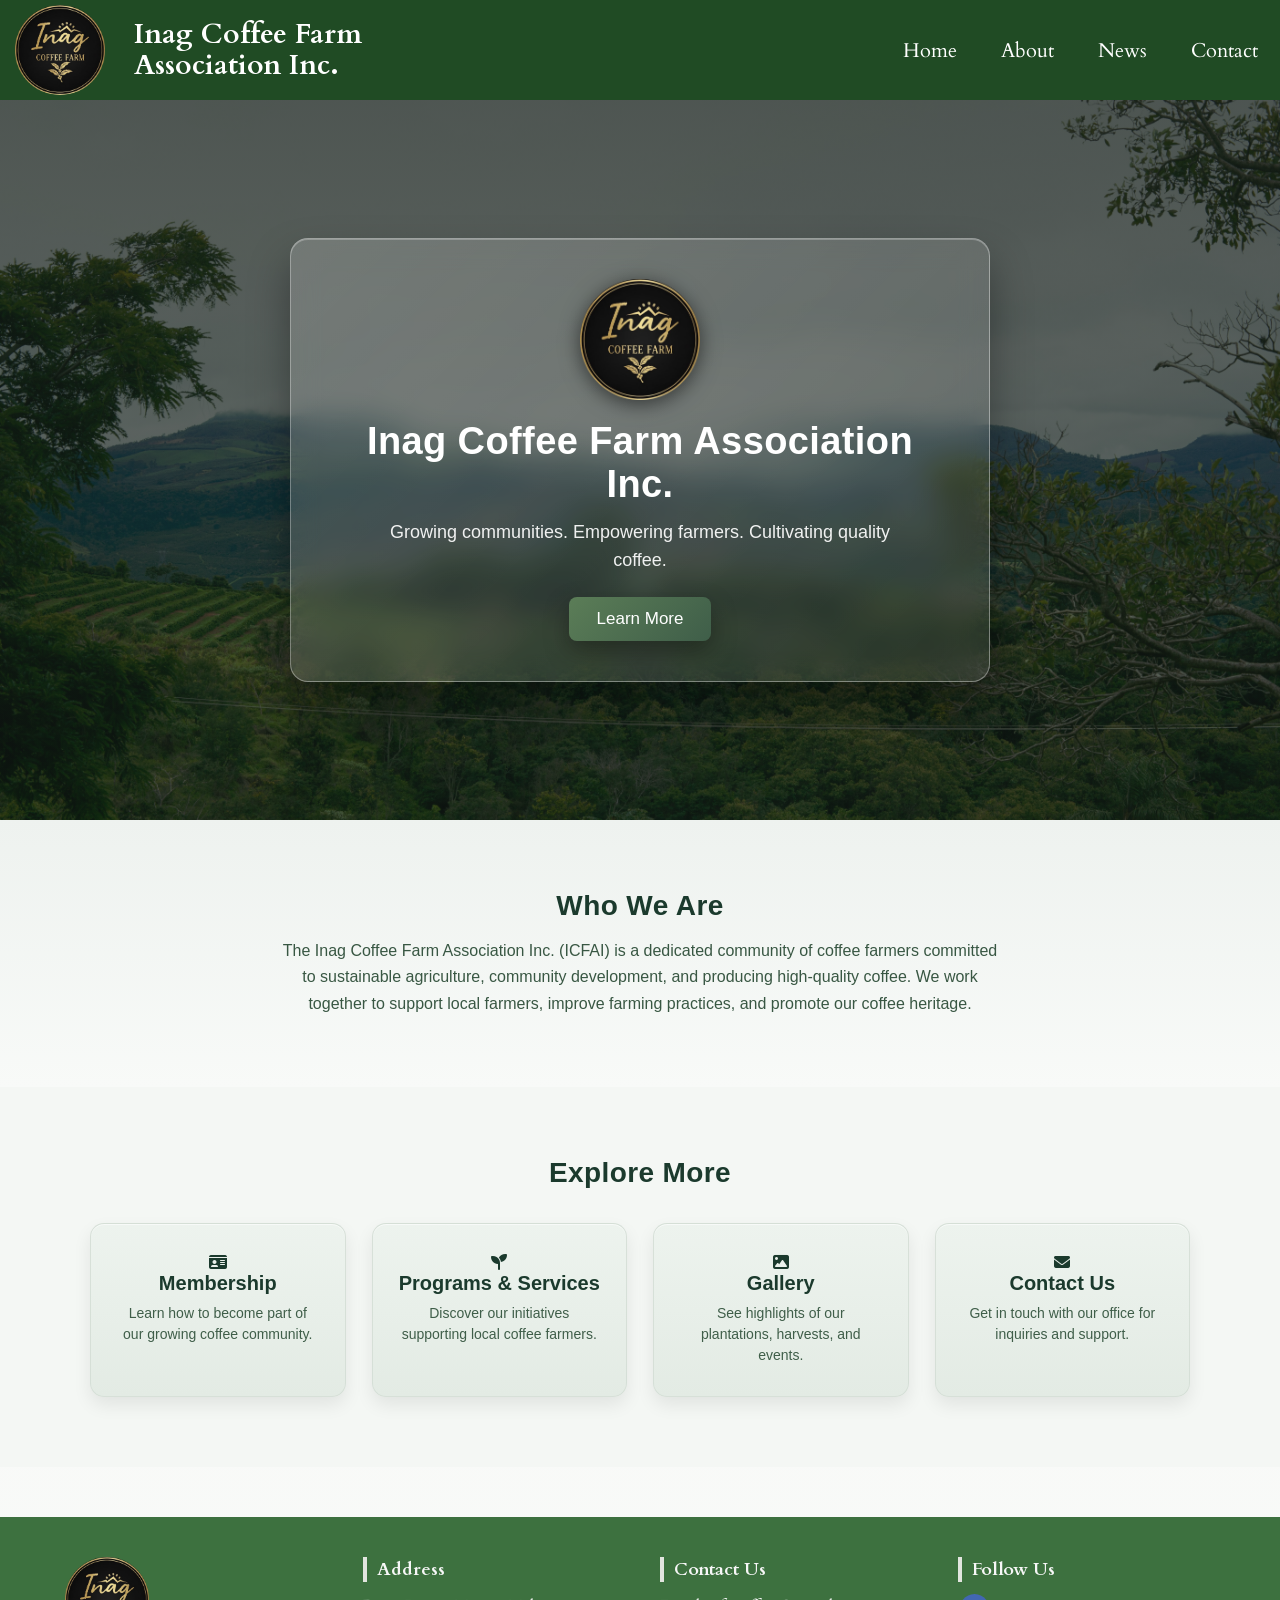
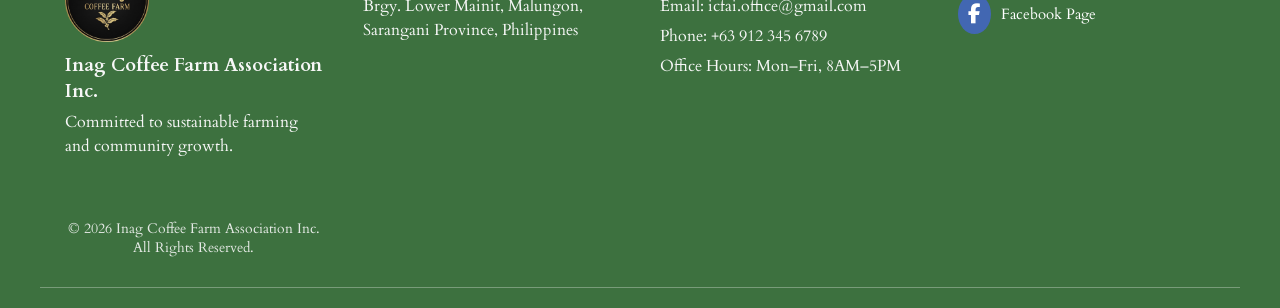
<file: index.html>
<!DOCTYPE html>
<html lang="en">
<head>
    <meta charset="UTF-8">
    <meta name="viewport" content="width=device-width, initial-scale=1.0">
    <title>ICFAI</title>
    <link rel="preconnect" href="https://fonts.googleapis.com">
    <link rel="preconnect" href="https://fonts.gstatic.com" crossorigin>
    <link href="https://fonts.googleapis.com/css2?family=Cardo:wght@400;700&display=swap" rel="stylesheet">
    <link rel="stylesheet" href="https://cdnjs.cloudflare.com/ajax/libs/font-awesome/6.5.0/css/all.min.css">
    <link rel="stylesheet" href="style.css">
</head>
<body>
    <!-- Header -->
<header>
    <div class="logo-text">
        <a href="index.html" class="logo-link">
            <img src="img/logo final.png" alt="Coffee Farm Logo">
            <span class="logo-name">Inag Coffee Farm <br> Association Inc.</span>
        </a>
    </div>

   <nav>
  <div class="hamburger" id="hamburger">
    <span></span>
    <span></span>
    <span></span>
  </div>

  <ul class="menu" id="menu">
    <li><a href="home.html">Home</a></li>

    <li class="has-dropdown">
      <a href="#">About <span class="arrow">&gt;</span></a>
      <ul class="dropdown">
        <li><a href="about.html">About Us</a></li>
        <li><a href="membership.html">Membership</a></li>
      </ul>
    </li>

    <li class="has-dropdown">
      <a href="#">News <span class="arrow">&gt;</span></a>
      <ul class="dropdown">
        <li><a href="news.html">News & Announcements</a></li>
        <li><a href="gallery.html">Gallery</a></li>
      </ul>
    </li>

    <li><a href="contact.html">Contact</a></li>
  </ul>
</nav>
</header>




<!-- ============================
      HERO SECTION
============================= -->
<section class="hero">
    <div class="hero-overlay"></div>

    <div class="hero-glass">
        <div class="hero-content">
            <img src="img/logo final.png" alt="ICFAI Logo" class="hero-logo">

            <h1>Inag Coffee Farm Association Inc.</h1>
            <p class="tagline">Growing communities. Empowering farmers. Cultivating quality coffee.</p>

            <a href="home.html" class="hero-btn">Learn More</a>
        </div>
    </div>

</section>



<!-- ============================
      ABOUT / OVERVIEW SECTION
============================= -->
<section class="overview">
    <div class="overview-inner">
        <h2>Who We Are</h2>
        <p>
            The Inag Coffee Farm Association Inc. (ICFAI) is a dedicated community of coffee farmers 
            committed to sustainable agriculture, community development, and producing high-quality coffee.  
            We work together to support local farmers, improve farming practices, and promote our coffee heritage.
        </p>
    </div>
</section>


<!-- ============================
      QUICK LINKS SECTION
============================= -->
<section class="quick-links">
    <h2>Explore More</h2>

    <div class="quick-grid">

        <a href="membership.html" class="quick-card">
            <i class="fa-solid fa-id-card"></i>
            <h3>Membership</h3>
            <p>Learn how to become part of our growing coffee community.</p>
        </a>

        <a href="programs.html" class="quick-card">
            <i class="fa-solid fa-seedling"></i>
            <h3>Programs & Services</h3>
            <p>Discover our initiatives supporting local coffee farmers.</p>
        </a>

        <a href="gallery.html" class="quick-card">
            <i class="fa-solid fa-image"></i>
            <h3>Gallery</h3>
            <p>See highlights of our plantations, harvests, and events.</p>
        </a>

        <a href="contact.html" class="quick-card">
            <i class="fa-solid fa-envelope"></i>
            <h3>Contact Us</h3>
            <p>Get in touch with our office for inquiries and support.</p>
        </a>

    </div>
</section>




<footer class="footer">
    <div class="footer-container">

        <!-- Logo + Name -->
        <div class="footer-section footer-brand">
            <img src="img/logo final.png" alt="ICFAI Logo" class="footer-logo">
            <h3>Inag Coffee Farm Association Inc.</h3>
            <p>Committed to sustainable farming and community growth.</p>
        </div>

        
        <div class="footer-section">
            <h4>Address</h4>
            <p>Brgy. Lower Mainit, Malungon,<br>Sarangani Province, Philippines</p>
        </div>

        
        <div class="footer-section">
            <h4>Contact Us</h4>
            <p>Email: icfai.office@gmail.com</p>
            <p>Phone: +63 912 345 6789</p>
            <p>Office Hours: Mon–Fri, 8AM–5PM</p>
        </div>

    
    <div class="footer-section">
    <h4>Follow Us</h4>

    <a href="https://www.facebook.com/profile.php?id=100092526247790" 
       target="_blank" 
       class="social-link">
        <i class="fa-brands fa-facebook-f"></i>
        Facebook Page
    </a>
</div>


    <div class="footer-bottom">
        <p>&copy; 2026 Inag Coffee Farm Association Inc. All Rights Reserved.</p>
    </div>
</footer>

  <script src="script.js" defer></script>
</body>
</html>
</file>
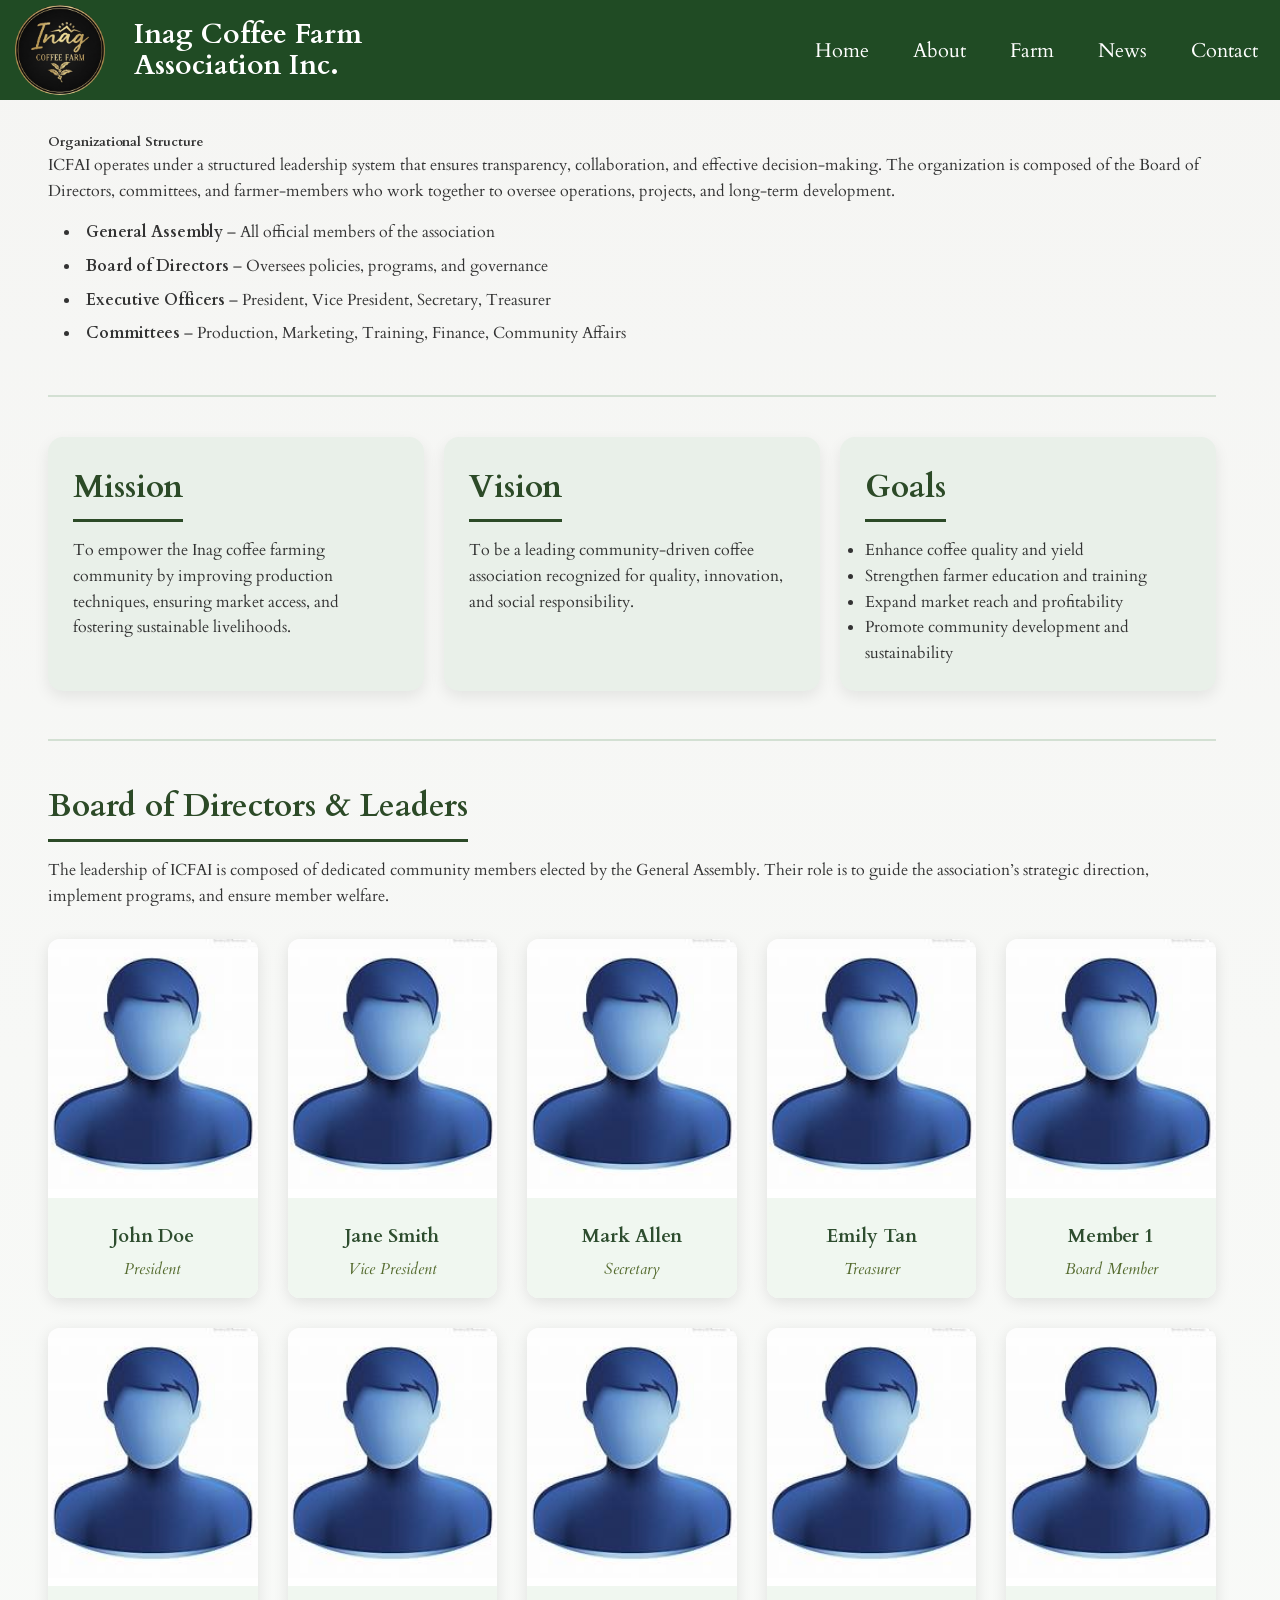
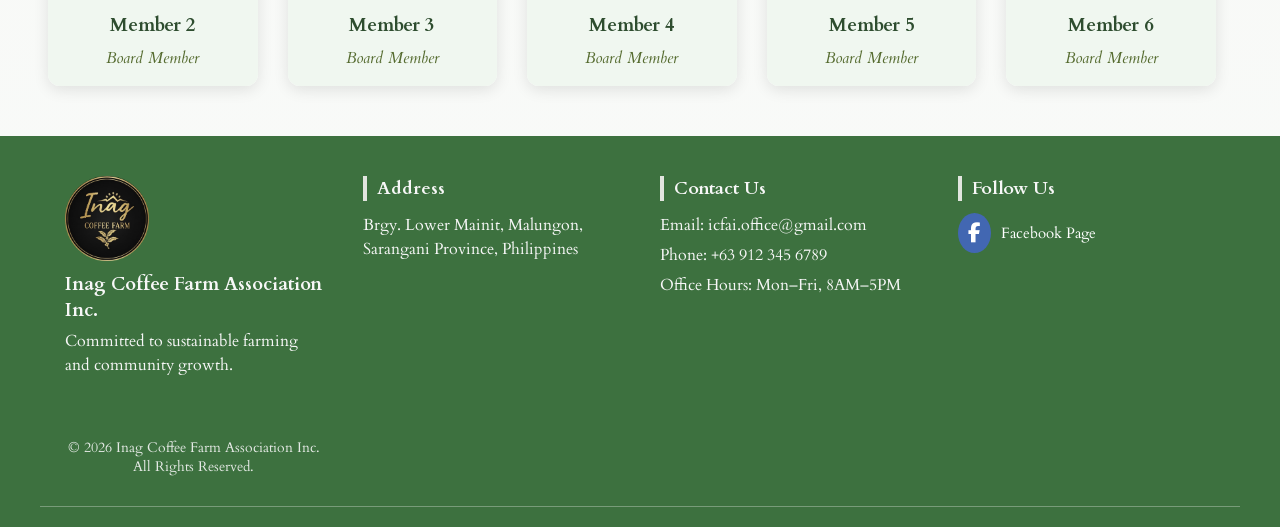
<file: about.html>
<!DOCTYPE html>
<html lang="en">
<head>
    <meta charset="UTF-8">
    <meta name="viewport" content="width=device-width, initial-scale=1.0">
    <title>ICFAI</title>
    <link rel="preconnect" href="https://fonts.googleapis.com">
    <link rel="preconnect" href="https://fonts.gstatic.com" crossorigin>
    <link href="https://fonts.googleapis.com/css2?family=Cardo:wght@400;700&display=swap" rel="stylesheet">
     <link rel="stylesheet" href="https://cdnjs.cloudflare.com/ajax/libs/font-awesome/6.5.0/css/all.min.css">
    <link rel="stylesheet" href="style.css">
</head>
<body>
    <!-- Header -->
<header>
    <div class="logo-text">
        <a href="index.html" class="logo-link">
            <img src="img/logo final.png" alt="Coffee Farm Logo">
            <span class="logo-name">Inag Coffee Farm <br> Association Inc.</span>
        </a>
    </div>

    <nav>
        <!-- Hamburger Icon -->
      <div class="hamburger" id="hamburger">
    <span></span>
    <span></span>
    <span></span>
</div>


        <ul class="menu" id="menu">
            <li>
                <a href="home.html">Home</a>
            </li>

            <li class="has-dropdown">
                <a href="#">
                    <span>About</span>
                    <span class="arrow">&gt;</span>
                </a>
                <ul class="dropdown">
                    <li><a href="about.html">About Us</a></li>
                    <li><a href="membership.html">Membership</a></li>
                </ul>
            </li>

            <li class="has-dropdown">
                <a href="#">
                    <span>Farm</span>
                    <span class="arrow">&gt;</span>
                </a>
                <ul class="dropdown">
                    <li><a href="farm.html">Coffee Farm Information</a></li>
                    <li><a href="programs.html">Programs and Services</a></li>
                </ul>
            </li>

            <li class="has-dropdown">
                <a href="#">
                    <span>News</span>
                    <span class="arrow">&gt;</span>
                </a>
                <ul class="dropdown">
                    <li><a href="news.html">News & Announcements</a></li>
                    <li><a href="gallery.html">Gallery</a></li>
                </ul>
            </li>

            <li class="has-dropdown">
                <a href="#">
                    <span>Contact</span>
                    <span class="arrow">&gt;</span>
                </a>
                <ul class="dropdown">
                    <li><a href="contact.html">Contact Us</a></li>
                </ul>
            </li>
        </ul>
    </nav>
</header>


<!-- About Section: Inag Coffee Farm Association Inc. -->
<section class="about-identity">

  <!-- Organizational Structure -->
  <div class="identity-block org-structure">
    <h5>Organizational Structure</h5>
    <p>
      ICFAI operates under a structured leadership system that ensures transparency, collaboration, and effective
      decision‑making. The organization is composed of the Board of Directors, committees, and farmer-members who work
      together to oversee operations, projects, and long‑term development.
    </p>
    <div class="org-structure">
      <ul>
        <li><strong>General Assembly</strong> – All official members of the association</li>
        <li><strong>Board of Directors</strong> – Oversees policies, programs, and governance</li>
        <li><strong>Executive Officers</strong> – President, Vice President, Secretary, Treasurer</li>
        <li><strong>Committees</strong> – Production, Marketing, Training, Finance, Community Affairs</li>
      </ul>
    </div>
  </div>

  <hr class="section-divider">

  <!-- Mission, Vision, Goals -->
  <div class="identity-block mvgoals">
    <div class="mvgoals-item">
      <h2>Mission</h2>
      <p>To empower the Inag coffee farming community by improving production techniques, ensuring market access, and fostering sustainable livelihoods.</p>
    </div>
    <div class="mvgoals-item">
      <h2>Vision</h2>
      <p>To be a leading community-driven coffee association recognized for quality, innovation, and social responsibility.</p>
    </div>
    <div class="mvgoals-item">
      <h2>Goals</h2>
      <ul>
        <li>Enhance coffee quality and yield</li>
        <li>Strengthen farmer education and training</li>
        <li>Expand market reach and profitability</li>
        <li>Promote community development and sustainability</li>
      </ul>
    </div>
  </div>

  <hr class="section-divider">

  <!-- Board of Directors / Leaders -->
  <div class="identity-block">
    <h2>Board of Directors & Leaders</h2>
    <p>The leadership of ICFAI is composed of dedicated community members elected by the General Assembly. Their role is to guide the association’s strategic direction, implement programs, and ensure member welfare.</p>

    <div class="board-container">
      <!-- Example of a board member card -->
      <div class="board-card">
        <img src="img/iu.jpg" alt="President">
        <div class="board-info">
          <h3>John Doe</h3>
          <p>President</p>
        </div>
      </div>

      <div class="board-card">
        <img src="img/iu.jpg" alt="Vice President">
        <div class="board-info">
          <h3>Jane Smith</h3>
          <p>Vice President</p>
        </div>
      </div>

      <div class="board-card">
        <img src="img/iu.jpg" alt="Secretary">
        <div class="board-info">
          <h3>Mark Allen</h3>
          <p>Secretary</p>
        </div>
      </div>

      <div class="board-card">
        <img src="img/iu.jpg" alt="Treasurer">
        <div class="board-info">
          <h3>Emily Tan</h3>
          <p>Treasurer</p>
        </div>
      </div>

      <!-- Additional 6 members -->
      <div class="board-card">
        <img src="img/iu.jpg" alt="Board Member">
        <div class="board-info">
          <h3>Member 1</h3>
          <p>Board Member</p>
        </div>
      </div>

      <div class="board-card">
        <img src="img/iu.jpg" alt="Board Member">
        <div class="board-info">
          <h3>Member 2</h3>
          <p>Board Member</p>
        </div>
      </div>

      <div class="board-card">
        <img src="img/iu.jpg" alt="Board Member">
        <div class="board-info">
          <h3>Member 3</h3>
          <p>Board Member</p>
        </div>
      </div>

      <div class="board-card">
        <img src="img/iu.jpg" alt="Board Member">
        <div class="board-info">
          <h3>Member 4</h3>
          <p>Board Member</p>
        </div>
      </div>

      <div class="board-card">
        <img src="img/iu.jpg" alt="Board Member">
        <div class="board-info">
          <h3>Member 5</h3>
          <p>Board Member</p>
        </div>
      </div>

      <div class="board-card">
        <img src="img/iu.jpg" alt="Board Member">
        <div class="board-info">
          <h3>Member 6</h3>
          <p>Board Member</p>
        </div>
      </div>
    </div>
  </div>

</section>



<footer class="footer">
    <div class="footer-container">

        
        <div class="footer-section footer-brand">
            <img src="img/logo final.png" alt="ICFAI Logo" class="footer-logo">
            <h3>Inag Coffee Farm Association Inc.</h3>
            <p>Committed to sustainable farming and community growth.</p>
        </div>

        
        <div class="footer-section">
            <h4>Address</h4>
            <p>Brgy. Lower Mainit, Malungon,<br>Sarangani Province, Philippines</p>
        </div>

        
        <div class="footer-section">
            <h4>Contact Us</h4>
            <p>Email: icfai.office@gmail.com</p>
            <p>Phone: +63 912 345 6789</p>
            <p>Office Hours: Mon–Fri, 8AM–5PM</p>
        </div>

    
    <div class="footer-section">
    <h4>Follow Us</h4>

    <a href="https://www.facebook.com/profile.php?id=100092526247790" 
       target="_blank" 
       class="social-link">
        <i class="fa-brands fa-facebook-f"></i>
        Facebook Page
    </a>
</div>


    <div class="footer-bottom">
        <p>&copy; 2026 Inag Coffee Farm Association Inc. All Rights Reserved.</p>
    </div>
</footer>

    <script src="script.js"></script>

</body>
</html>
</file>
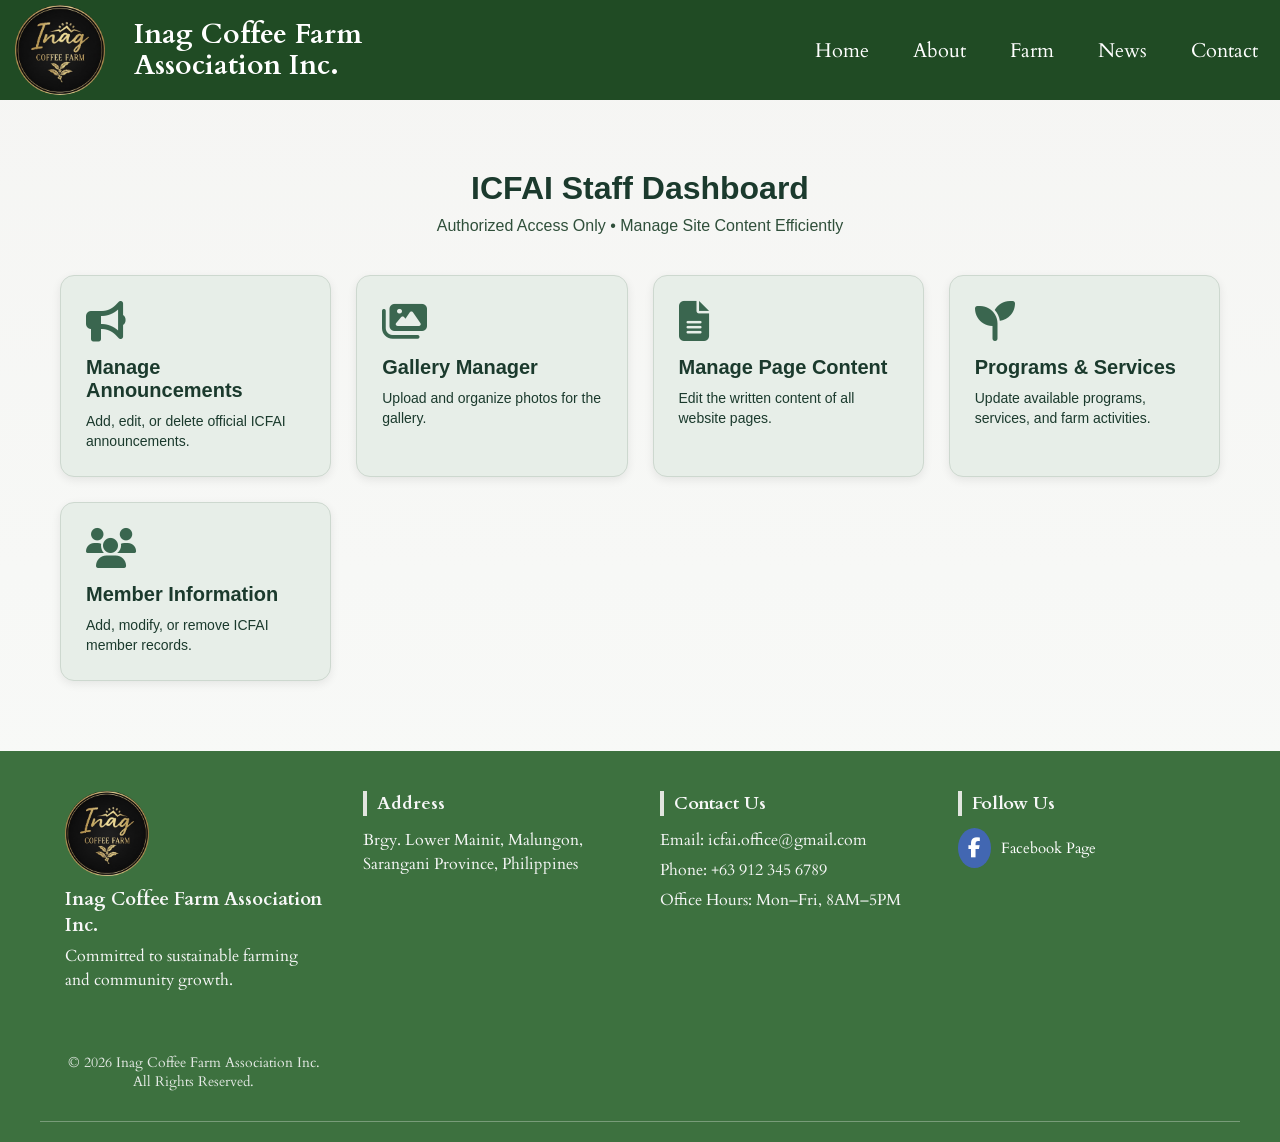
<file: admin.html>
<!DOCTYPE html>
<html lang="en">
<head>
    <meta charset="UTF-8">
    <meta name="viewport" content="width=device-width, initial-scale=1.0">
    <title>Laurel Green Dropdown Site</title>
    <link rel="preconnect" href="https://fonts.googleapis.com">
    <link rel="preconnect" href="https://fonts.gstatic.com" crossorigin>
    <link href="https://fonts.googleapis.com/css2?family=Cardo:wght@400;700&display=swap" rel="stylesheet">
     <link rel="stylesheet" href="https://cdnjs.cloudflare.com/ajax/libs/font-awesome/6.5.0/css/all.min.css">
    <link rel="stylesheet" href="style.css">
</head>
<body>
    <!-- Header -->
<header>
    <div class="logo-text">
        <a href="index.html" class="logo-link">
            <img src="img/logo final.png" alt="Coffee Farm Logo">
            <span class="logo-name">Inag Coffee Farm <br> Association Inc.</span>
        </a>
    </div>

    <nav>
        <!-- Hamburger Icon -->
      <div class="hamburger" id="hamburger">
    <span></span>
    <span></span>
    <span></span>
</div>


        <ul class="menu" id="menu">
            <li>
                <a href="home.html">Home</a>
            </li>

            <li class="has-dropdown">
                <a href="#">
                    <span>About</span>
                    <span class="arrow">&gt;</span>
                </a>
                <ul class="dropdown">
                    <li><a href="about.html">About Us</a></li>
                    <li><a href="membership.html">Membership</a></li>
                </ul>
            </li>

            <li class="has-dropdown">
                <a href="#">
                    <span>Farm</span>
                    <span class="arrow">&gt;</span>
                </a>
                <ul class="dropdown">
                    <li><a href="farm.html">Coffee Farm Information</a></li>
                    <li><a href="programs.html">Programs and Services</a></li>
                </ul>
            </li>

            <li class="has-dropdown">
                <a href="#">
                    <span>News</span>
                    <span class="arrow">&gt;</span>
                </a>
                <ul class="dropdown">
                    <li><a href="news.html">News & Announcements</a></li>
                    <li><a href="gallery.html">Gallery</a></li>
                </ul>
            </li>

            <li class="has-dropdown">
                <a href="#">
                    <span>Contact</span>
                    <span class="arrow">&gt;</span>
                </a>
                <ul class="dropdown">
                    <li><a href="contact.html">Contact Us</a></li>
                    <li><a href="admin.html">Admin/Login</a></li>
                </ul>
            </li>
        </ul>
    </nav>
</header>



<!-- Admin Dashboard Section -->
<main class="admin-dashboard">

    <h1 class="admin-title">ICFAI Staff Dashboard</h1>
    <p class="admin-subtitle">Authorized Access Only • Manage Site Content Efficiently</p>

    <div class="admin-grid">

        <!-- Manage Announcements -->
        <a href="news.html" class="admin-card">
            <i class="fa-solid fa-bullhorn"></i>
            <h3>Manage Announcements</h3>
            <p>Add, edit, or delete official ICFAI announcements.</p>
        </a>

        <!-- Upload / Edit Photos -->
        <a href="gallery.html" class="admin-card">
            <i class="fa-solid fa-images"></i>
            <h3>Gallery Manager</h3>
            <p>Upload and organize photos for the gallery.</p>
        </a>

        <!-- Manage Page Content -->
        <a href="admin.html" class="admin-card">
            <i class="fa-solid fa-file-lines"></i>
            <h3>Manage Page Content</h3>
            <p>Edit the written content of all website pages.</p>
        </a>

        <!-- Update Programs & Services -->
        <a href="programs.html" class="admin-card">
            <i class="fa-solid fa-seedling"></i>
            <h3>Programs & Services</h3>
            <p>Update available programs, services, and farm activities.</p>
        </a>

        <!-- Manage Members -->
        <a href="membership.html" class="admin-card">
            <i class="fa-solid fa-users"></i>
            <h3>Member Information</h3>
            <p>Add, modify, or remove ICFAI member records.</p>
        </a>

    </div>
</main>



<footer class="footer">
    <div class="footer-container">

        
        <div class="footer-section footer-brand">
            <img src="img/logo final.png" alt="ICFAI Logo" class="footer-logo">
            <h3>Inag Coffee Farm Association Inc.</h3>
            <p>Committed to sustainable farming and community growth.</p>
        </div>

        
        <div class="footer-section">
            <h4>Address</h4>
            <p>Brgy. Lower Mainit, Malungon,<br>Sarangani Province, Philippines</p>
        </div>

        
        <div class="footer-section">
            <h4>Contact Us</h4>
            <p>Email: icfai.office@gmail.com</p>
            <p>Phone: +63 912 345 6789</p>
            <p>Office Hours: Mon–Fri, 8AM–5PM</p>
        </div>

    
    <div class="footer-section">
    <h4>Follow Us</h4>

    <a href="https://www.facebook.com/profile.php?id=100092526247790" 
       target="_blank" 
       class="social-link">
        <i class="fa-brands fa-facebook-f"></i>
        Facebook Page
    </a>
</div>


    <div class="footer-bottom">
        <p>&copy; 2026 Inag Coffee Farm Association Inc. All Rights Reserved.</p>
    </div>
</footer>

    <script src="script.js"></script>

</body>
</html>
</file>
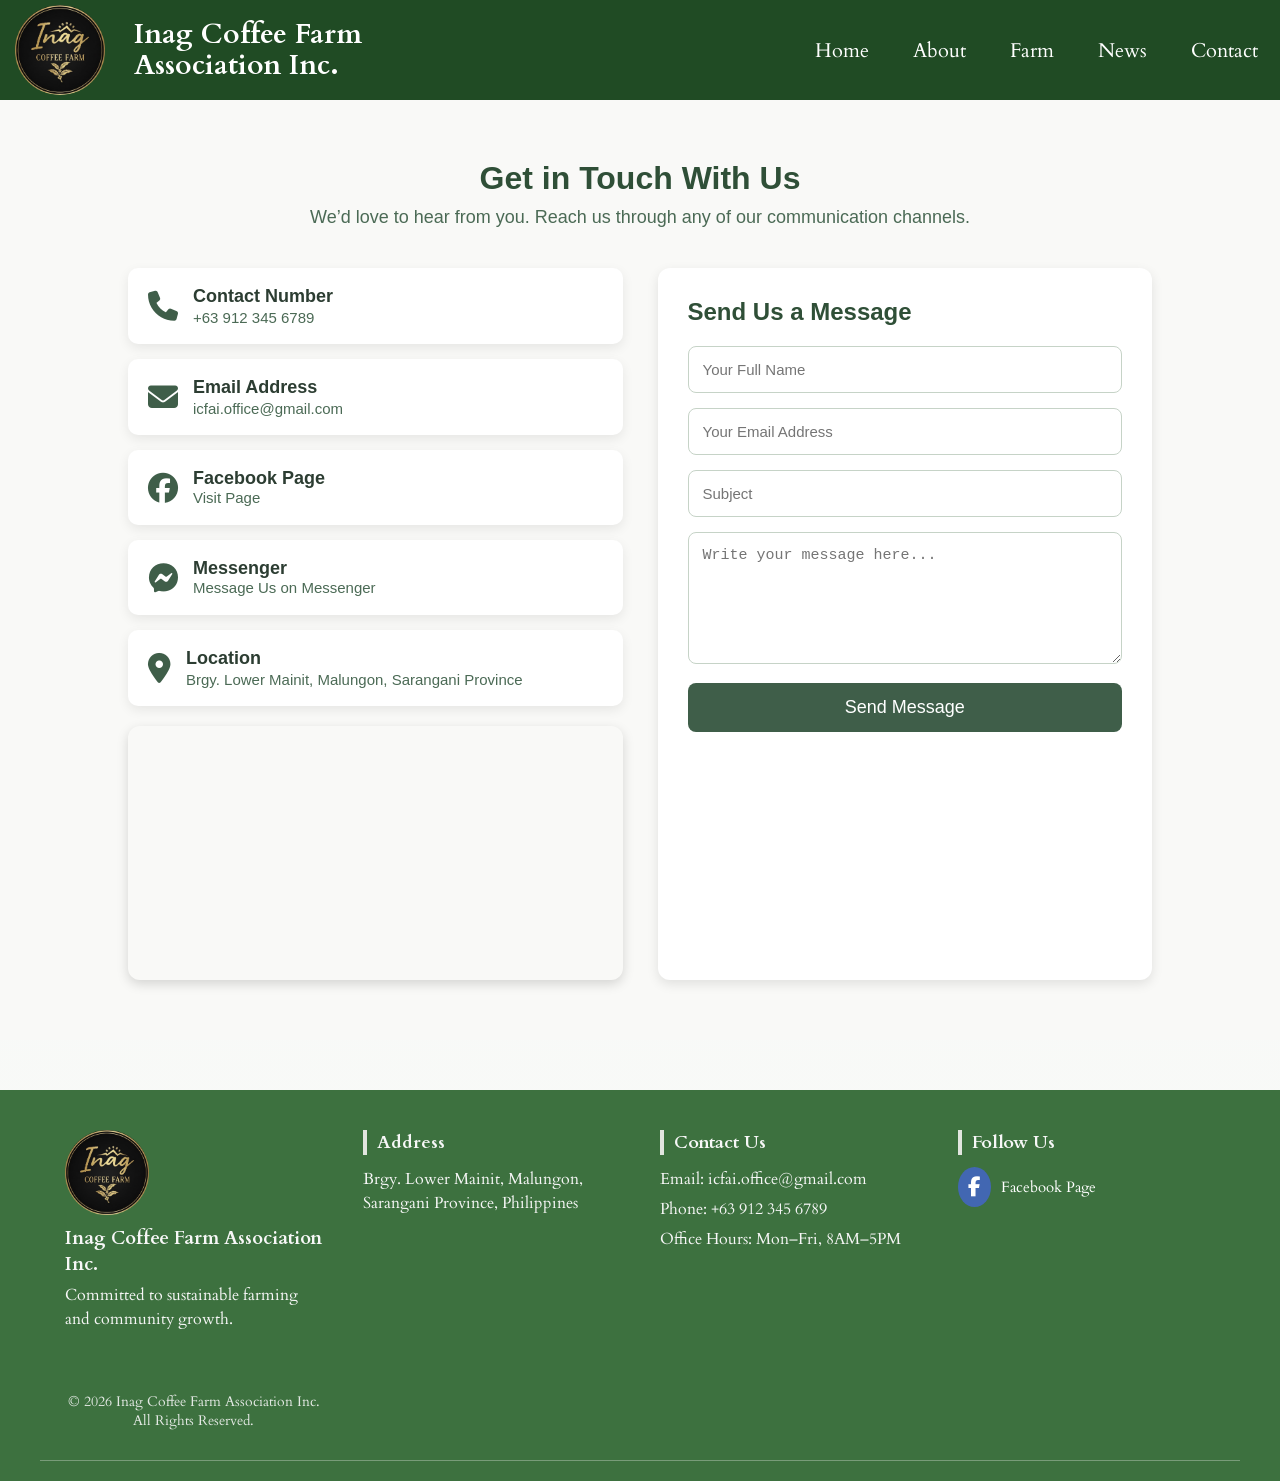
<file: contact.html>
<!DOCTYPE html>
<html lang="en">
<head>
    <meta charset="UTF-8">
    <meta name="viewport" content="width=device-width, initial-scale=1.0">
    <title>ICFAI</title>
    <link rel="preconnect" href="https://fonts.googleapis.com">
    <link rel="preconnect" href="https://fonts.gstatic.com" crossorigin>
    <link href="https://fonts.googleapis.com/css2?family=Cardo:wght@400;700&display=swap" rel="stylesheet">
     <link rel="stylesheet" href="https://cdnjs.cloudflare.com/ajax/libs/font-awesome/6.5.0/css/all.min.css">
    <link rel="stylesheet" href="style.css">
</head>
<body>
    <!-- Header -->
<header>
    <div class="logo-text">
        <a href="index.html" class="logo-link">
            <img src="img/logo final.png" alt="Coffee Farm Logo">
            <span class="logo-name">Inag Coffee Farm <br> Association Inc.</span>
        </a>
    </div>

    <nav>
        <!-- Hamburger Icon -->
      <div class="hamburger" id="hamburger">
    <span></span>
    <span></span>
    <span></span>
</div>


        <ul class="menu" id="menu">
            <li>
                <a href="home.html">Home</a>
            </li>

            <li class="has-dropdown">
                <a href="#">
                    <span>About</span>
                    <span class="arrow">&gt;</span>
                </a>
                <ul class="dropdown">
                    <li><a href="about.html">About Us</a></li>
                    <li><a href="membership.html">Membership</a></li>
                </ul>
            </li>

            <li class="has-dropdown">
                <a href="#">
                    <span>Farm</span>
                    <span class="arrow">&gt;</span>
                </a>
                <ul class="dropdown">
                    <li><a href="farm.html">Coffee Farm Information</a></li>
                    <li><a href="programs.html">Programs and Services</a></li>
                </ul>
            </li>

            <li class="has-dropdown">
                <a href="#">
                    <span>News</span>
                    <span class="arrow">&gt;</span>
                </a>
                <ul class="dropdown">
                    <li><a href="news.html">News & Announcements</a></li>
                    <li><a href="gallery.html">Gallery</a></li>
                </ul>
            </li>

           <li class="has-dropdown">
  <a href="javascript:void(0)">
    <span>Contact</span>
    <span class="arrow">&gt;</span>
  </a>
  <ul class="dropdown">
    <li><a href="contact.html">Contact Us</a></li>
  </ul>
</li>

    </nav>
</header>



<main>

    <!-- CONTACT SECTION -->
    <section class="contact-section">
        <h2 class="contact-title">Get in Touch With Us</h2>
        <p class="contact-subtitle">We’d love to hear from you. Reach us through any of our communication channels.</p>

        <div class="contact-container">

            <!-- LEFT SIDE: CONTACT DETAILS -->
            <div class="contact-info">

                <div class="info-card">
                    <i class="fa-solid fa-phone"></i>
                    <div>
                        <h4>Contact Number</h4>
                        <p>+63 912 345 6789</p>
                    </div>
                </div>

                <div class="info-card">
                    <i class="fa-solid fa-envelope"></i>
                    <div>
                        <h4>Email Address</h4>
                        <p>icfai.office@gmail.com</p>
                    </div>
                </div>
                <div class="info-card">
                    <i class="fa-brands fa-facebook"></i>
                    <div>
                        <h4>Facebook Page</h4>
                        <a href="https://www.facebook.com/profile.php?id=100092526247790" target="_blank">
                            Visit Page
                        </a>
                    </div>
                </div>

                <div class="info-card">
                    <i class="fa-brands fa-facebook-messenger"></i>
                    <div>
                        <h4>Messenger</h4>
                        <a href="https://m.me/100092526247790" target="_blank">
                            Message Us on Messenger
                        </a>
                    </div>
                </div>

                <div class="info-card">
                    <i class="fa-solid fa-location-dot"></i>
                    <div>
                        <h4>Location</h4>
                        <p>Brgy. Lower Mainit, Malungon, Sarangani Province</p>
                    </div>
                </div>

                <!-- EMBEDDED GOOGLE MAP -->
                <div class="map-box">
                    <iframe 
                        src="https://www.google.com/maps?q=Brgy.+Lower+Mainit,+Malungon,+Sarangani+Province&output=embed"
                        allowfullscreen=""
                        loading="lazy">
                    </iframe>
                </div>
            </div>

            <!-- RIGHT SIDE: CONTACT FORM -->
            <div class="contact-form">
                <h3>Send Us a Message</h3>

                <form action="#" method="post">
                    <input type="text" name="name" placeholder="Your Full Name" required>
                    <input type="email" name="email" placeholder="Your Email Address" required>
                    <input type="text" name="subject" placeholder="Subject" required>
                    <textarea name="message" rows="6" placeholder="Write your message here..." required></textarea>

                    <button type="submit" class="send-btn">Send Message</button>
                </form>
            </div>

        </div>
    </section>

</main>



<footer class="footer">
    <div class="footer-container">

        
        <div class="footer-section footer-brand">
            <img src="img/logo final.png" alt="ICFAI Logo" class="footer-logo">
            <h3>Inag Coffee Farm Association Inc.</h3>
            <p>Committed to sustainable farming and community growth.</p>
        </div>

        
        <div class="footer-section">
            <h4>Address</h4>
            <p>Brgy. Lower Mainit, Malungon,<br>Sarangani Province, Philippines</p>
        </div>

        
        <div class="footer-section">
            <h4>Contact Us</h4>
            <p>Email: icfai.office@gmail.com</p>
            <p>Phone: +63 912 345 6789</p>
            <p>Office Hours: Mon–Fri, 8AM–5PM</p>
        </div>

    
    <div class="footer-section">
    <h4>Follow Us</h4>

    <a href="https://www.facebook.com/profile.php?id=100092526247790" 
       target="_blank" 
       class="social-link">
        <i class="fa-brands fa-facebook-f"></i>
        Facebook Page
    </a>
</div>


    <div class="footer-bottom">
        <p>&copy; 2026 Inag Coffee Farm Association Inc. All Rights Reserved.</p>
    </div>
</footer>

    <script src="script.js"></script>

</body>
</html>
</file>
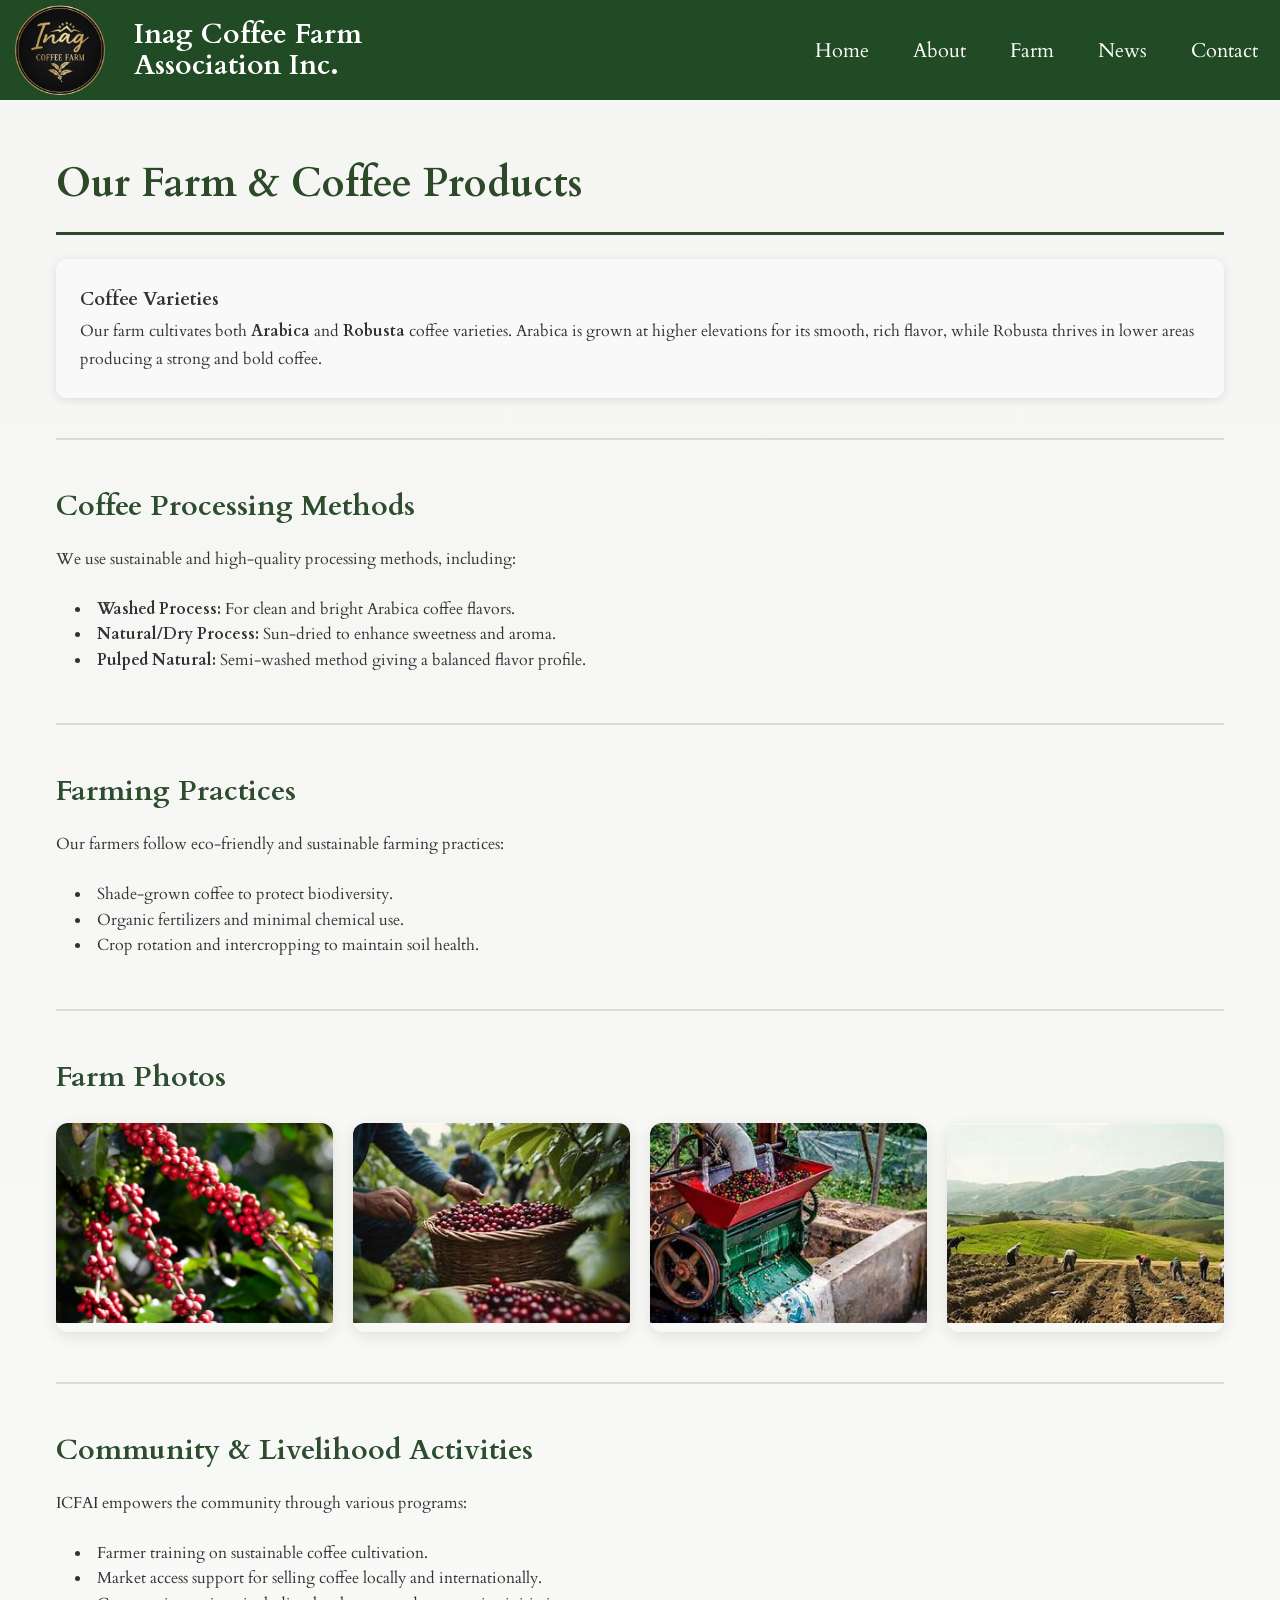
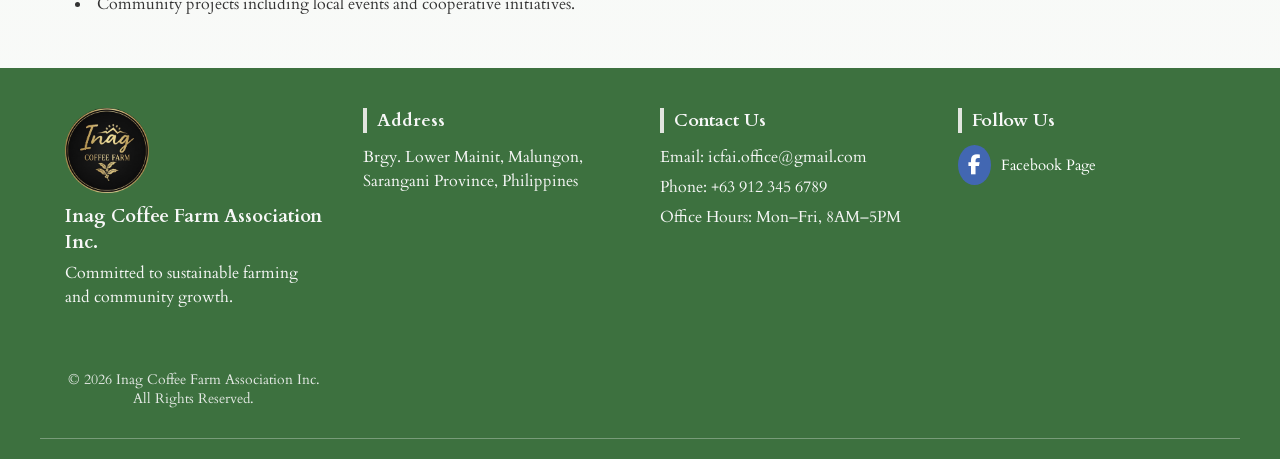
<file: farm.html>
<!DOCTYPE html>
<html lang="en">
<head>
    <meta charset="UTF-8">
    <meta name="viewport" content="width=device-width, initial-scale=1.0">
    <title>ICFAI</title>
    <link rel="preconnect" href="https://fonts.googleapis.com">
    <link rel="preconnect" href="https://fonts.gstatic.com" crossorigin>
    <link href="https://fonts.googleapis.com/css2?family=Cardo:wght@400;700&display=swap" rel="stylesheet">
     <link rel="stylesheet" href="https://cdnjs.cloudflare.com/ajax/libs/font-awesome/6.5.0/css/all.min.css">
    <link rel="stylesheet" href="style.css">
</head>
<body>
    <!-- Header -->
<header>
    <div class="logo-text">
        <a href="index.html" class="logo-link">
            <img src="img/logo final.png" alt="Coffee Farm Logo">
            <span class="logo-name">Inag Coffee Farm <br> Association Inc.</span>
        </a>
    </div>

    <nav>
        <!-- Hamburger Icon -->
      <div class="hamburger" id="hamburger">
    <span></span>
    <span></span>
    <span></span>
</div>


        <ul class="menu" id="menu">
            <li>
                <a href="home.html">Home</a>
            </li>

            <li class="has-dropdown">
                <a href="#">
                    <span>About</span>
                    <span class="arrow">&gt;</span>
                </a>
                <ul class="dropdown">
                    <li><a href="about.html">About Us</a></li>
                    <li><a href="membership.html">Membership</a></li>
                </ul>
            </li>

            <li class="has-dropdown">
                <a href="#">
                    <span>Farm</span>
                    <span class="arrow">&gt;</span>
                </a>
                <ul class="dropdown">
                    <li><a href="farm.html">Coffee Farm Information</a></li>
                    <li><a href="programs.html">Programs and Services</a></li>
                </ul>
            </li>

            <li class="has-dropdown">
                <a href="#">
                    <span>News</span>
                    <span class="arrow">&gt;</span>
                </a>
                <ul class="dropdown">
                    <li><a href="news.html">News & Announcements</a></li>
                    <li><a href="gallery.html">Gallery</a></li>
                </ul>
            </li>

            <li class="has-dropdown">
                <a href="#">
                    <span>Contact</span>
                    <span class="arrow">&gt;</span>
                </a>
                <ul class="dropdown">
                    <li><a href="contact.html">Contact Us</a></li>
                </ul>
            </li>
        </ul>
    </nav>
</header>



<main>
  <!-- Farm & Products Section -->
  <section class="farm-products">
    <h2>Our Farm & Coffee Products</h2>

    <!-- Coffee Varieties -->
    <div class="farm-card-text">
  <h3>Coffee Varieties</h3>
  <p>Our farm cultivates both <strong>Arabica</strong> and <strong>Robusta</strong> coffee varieties. Arabica is grown at higher elevations for its smooth, rich flavor, while Robusta thrives in lower areas producing a strong and bold coffee.</p>
</div>


    <hr class="section-divider">

    <!-- Coffee Processing Methods -->
    <div class="farm-block">
      <h3>Coffee Processing Methods</h3>
      <p>We use sustainable and high-quality processing methods, including:</p>
      <ul>
        <li><strong>Washed Process:</strong> For clean and bright Arabica coffee flavors.</li>
        <li><strong>Natural/Dry Process:</strong> Sun-dried to enhance sweetness and aroma.</li>
        <li><strong>Pulped Natural:</strong> Semi-washed method giving a balanced flavor profile.</li>
      </ul>
    </div>

    <hr class="section-divider">

    <!-- Farming Practices -->
    <div class="farm-block">
      <h3>Farming Practices</h3>
      <p>Our farmers follow eco-friendly and sustainable farming practices:</p>
      <ul>
        <li>Shade-grown coffee to protect biodiversity.</li>
        <li>Organic fertilizers and minimal chemical use.</li>
        <li>Crop rotation and intercropping to maintain soil health.</li>
      </ul>
    </div>

    <hr class="section-divider">

    <!-- Farm Photos -->
    <div class="farm-block">
      <h3>Farm Photos</h3>
      <div class="farm-gallery">
        <div class="farm-card">
          <img src="img/coffee plants.jpeg" alt="Coffee Plants">
        </div>
        <div class="farm-card">
          <img src="img/harvest.jpg" alt="Harvesting Coffee">
        </div>
        <div class="farm-card">
          <img src="img/process.jpg" alt="Coffee Beans Processing">
        </div>
        <div class="farm-card">
          <img src="img/activity.jpg" alt="Community Farming Activity">
        </div>
      </div>
    </div>

    <hr class="section-divider">

    <!-- Community & Livelihood Activities -->
    <div class="farm-block">
      <h3>Community & Livelihood Activities</h3>
      <p>ICFAI empowers the community through various programs:</p>
      <ul>
        <li>Farmer training on sustainable coffee cultivation.</li>
        <li>Market access support for selling coffee locally and internationally.</li>
        <li>Community projects including local events and cooperative initiatives.</li>
      </ul>
    </div>
  </section>
</main>



<footer class="footer">
    <div class="footer-container">

        
        <div class="footer-section footer-brand">
            <img src="img/logo final.png" alt="ICFAI Logo" class="footer-logo">
            <h3>Inag Coffee Farm Association Inc.</h3>
            <p>Committed to sustainable farming and community growth.</p>
        </div>

        
        <div class="footer-section">
            <h4>Address</h4>
            <p>Brgy. Lower Mainit, Malungon,<br>Sarangani Province, Philippines</p>
        </div>

        
        <div class="footer-section">
            <h4>Contact Us</h4>
            <p>Email: icfai.office@gmail.com</p>
            <p>Phone: +63 912 345 6789</p>
            <p>Office Hours: Mon–Fri, 8AM–5PM</p>
        </div>

    
    <div class="footer-section">
    <h4>Follow Us</h4>

    <a href="https://www.facebook.com/profile.php?id=100092526247790" 
       target="_blank" 
       class="social-link">
        <i class="fa-brands fa-facebook-f"></i>
        Facebook Page
    </a>
</div>


    <div class="footer-bottom">
        <p>&copy; 2026 Inag Coffee Farm Association Inc. All Rights Reserved.</p>
    </div>
</footer>

    <script src="script.js"></script>

</body>
</html>
</file>
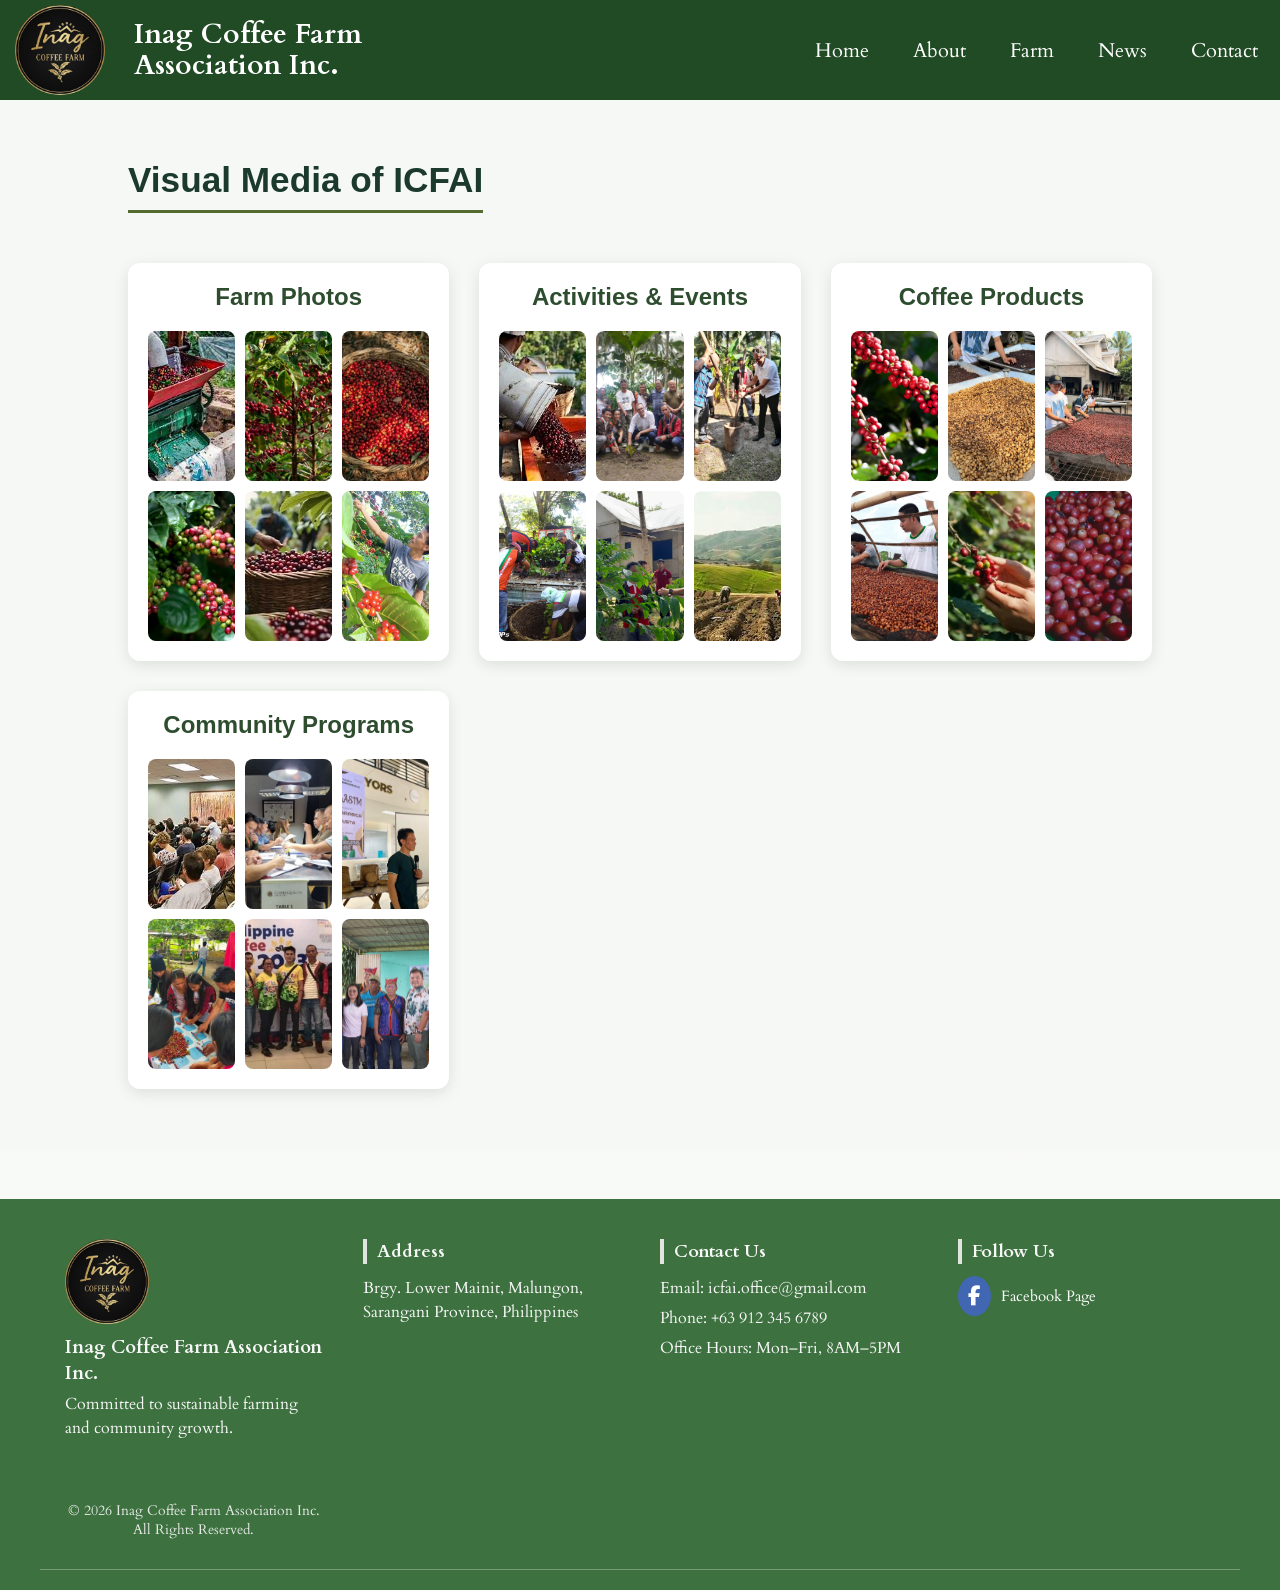
<file: gallery.html>
<!DOCTYPE html>
<html lang="en">
<head>
    <meta charset="UTF-8">
    <meta name="viewport" content="width=device-width, initial-scale=1.0">
    <title>ICFAI</title>
    <link rel="preconnect" href="https://fonts.googleapis.com">
    <link rel="preconnect" href="https://fonts.gstatic.com" crossorigin>
    <link href="https://fonts.googleapis.com/css2?family=Cardo:wght@400;700&display=swap" rel="stylesheet">
     <link rel="stylesheet" href="https://cdnjs.cloudflare.com/ajax/libs/font-awesome/6.5.0/css/all.min.css">
    <link rel="stylesheet" href="style.css">
</head>
<body>

    <!-- Header -->
<header>
    <div class="logo-text">
        <a href="index.html" class="logo-link">
            <img src="img/logo final.png" alt="Coffee Farm Logo">
            <span class="logo-name">Inag Coffee Farm <br> Association Inc.</span>
        </a>
    </div>

    <nav>
        <!-- Hamburger Icon -->
      <div class="hamburger" id="hamburger">
    <span></span>
    <span></span>
    <span></span>
</div>


        <ul class="menu" id="menu">
            <li>
                <a href="home.html">Home</a>
            </li>

            <li class="has-dropdown">
                <a href="#">
                    <span>About</span>
                    <span class="arrow">&gt;</span>
                </a>
                <ul class="dropdown">
                    <li><a href="about.html">About Us</a></li>
                    <li><a href="membership.html">Membership</a></li>
                </ul>
            </li>

            <li class="has-dropdown">
                <a href="#">
                    <span>Farm</span>
                    <span class="arrow">&gt;</span>
                </a>
                <ul class="dropdown">
                    <li><a href="farm.html">Coffee Farm Information</a></li>
                    <li><a href="programs.html">Programs and Services</a></li>
                </ul>
            </li>

            <li class="has-dropdown">
                <a href="#">
                    <span>News</span>
                    <span class="arrow">&gt;</span>
                </a>
                <ul class="dropdown">
                    <li><a href="news.html">News & Announcements</a></li>
                    <li><a href="gallery.html">Gallery</a></li>
                </ul>
            </li>

            <li class="has-dropdown">
                <a href="#">
                    <span>Contact</span>
                    <span class="arrow">&gt;</span>
                </a>
                <ul class="dropdown">
                    <li><a href="contact.html">Contact Us</a></li>
                </ul>
            </li>
        </ul>
    </nav>
</header>



<main>
  <!-- Visual Media Section -->
  <section class="visual-media-section">
    <h2>Visual Media of ICFAI</h2>

    <div class="media-container">

      <!-- Farm Photos -->
      <div class="media-card">
        <h3>Farm Photos</h3>
        <div class="media-gallery">
          <img src="img/process.jpg" alt="Coffee Farm View">
          <img src="img/coffee2.avif" alt="Coffee Plants">
          <img src="img/coffee3.avif" alt="Farm Landscape">
          <img src="img/coffee4.avif" alt="Farm Landscape">
        <img src="img/harvest.jpg" alt="Farm Landscape">
         <img src="img/Coffee Farm Iag.jpg" alt="Farm Landscape">


        </div>
      </div>

      <!-- Activities & Events -->
      <div class="media-card">
        <h3>Activities & Events</h3>
        <div class="media-gallery">
          <img src="img/training.jpg" alt="Farmer Training">
          <img src="img/activity1.jpg" alt="Community Meeting">
          <img src="img/activity2.jpg" alt="Coffee Fair Event">
          <img src="img/activity3.jpg" alt="Coffee Fair Event">
        <img src="img/kk.jpg" alt="Coffee Fair Event">
          <img src="img/activity.jpg" alt="Coffee Fair Event">


        </div>
      </div>

      <!-- Coffee Products -->
      <div class="media-card">
        <h3>Coffee Products</h3>
        <div class="media-gallery">
          <img src="img/coffee plants.jpeg" alt="Coffee Beans">
          <img src="img/product1.jpg" alt="Roasted Coffee">
          <img src="img/product2.jpg" alt="Packaged Coffee Products">
          <img src="img/Coffee drying process.jpg" alt="Packaged Coffee Products">
            <img src="img/background22.webp" alt="Packaged Coffee Products">
          <img src="img/coffee cherries.jpg" alt="Packaged Coffee Products">


        </div>
      </div>

      <!-- Community Programs -->
      <div class="media-card">
        <h3>Community Programs</h3>
        <div class="media-gallery">
          <img src="img/meeting.jpg" alt="Community Program for Children">
          <img src="img/Coffee Quality Institute Training.jpg" alt="Skills Training">
          <img src="img/Conduct Training to the coffee farmers copy.jpg" alt="Market Support Activities">
           <img src="img/coffee training to the farmers.jpg" alt="Market Support Activities">
         <img src="img/Attend coffee expo.jpg" alt="Market Support Activities">
        <img src="img/trabahu.jpg" alt="Market Support Activities">


        </div>
      </div>

    </div>
  </section>
</main>



<footer class="footer">
    <div class="footer-container">

        
        <div class="footer-section footer-brand">
            <img src="img/logo final.png" alt="ICFAI Logo" class="footer-logo">
            <h3>Inag Coffee Farm Association Inc.</h3>
            <p>Committed to sustainable farming and community growth.</p>
        </div>

        
        <div class="footer-section">
            <h4>Address</h4>
            <p>Brgy. Lower Mainit, Malungon,<br>Sarangani Province, Philippines</p>
        </div>

        
        <div class="footer-section">
            <h4>Contact Us</h4>
            <p>Email: icfai.office@gmail.com</p>
            <p>Phone: +63 912 345 6789</p>
            <p>Office Hours: Mon–Fri, 8AM–5PM</p>
        </div>

    
    <div class="footer-section">
    <h4>Follow Us</h4>

    <a href="https://www.facebook.com/profile.php?id=100092526247790" 
       target="_blank" 
       class="social-link">
        <i class="fa-brands fa-facebook-f"></i>
        Facebook Page
    </a>
</div>


    <div class="footer-bottom">
        <p>&copy; 2026 Inag Coffee Farm Association Inc. All Rights Reserved.</p>
    </div>
</footer>
<!-- Image Modal (at bottom before script) -->
<div id="imgModal" class="modal">
  <span class="closeBtn">&times;</span>
  <div class="prevBtn">&#10094;</div>
  <img class="modalImg" id="bigImage">
  <div class="nextBtn">&#10095;</div>
</div>

    <script src="script.js"></script>

</body>
</html>
</file>
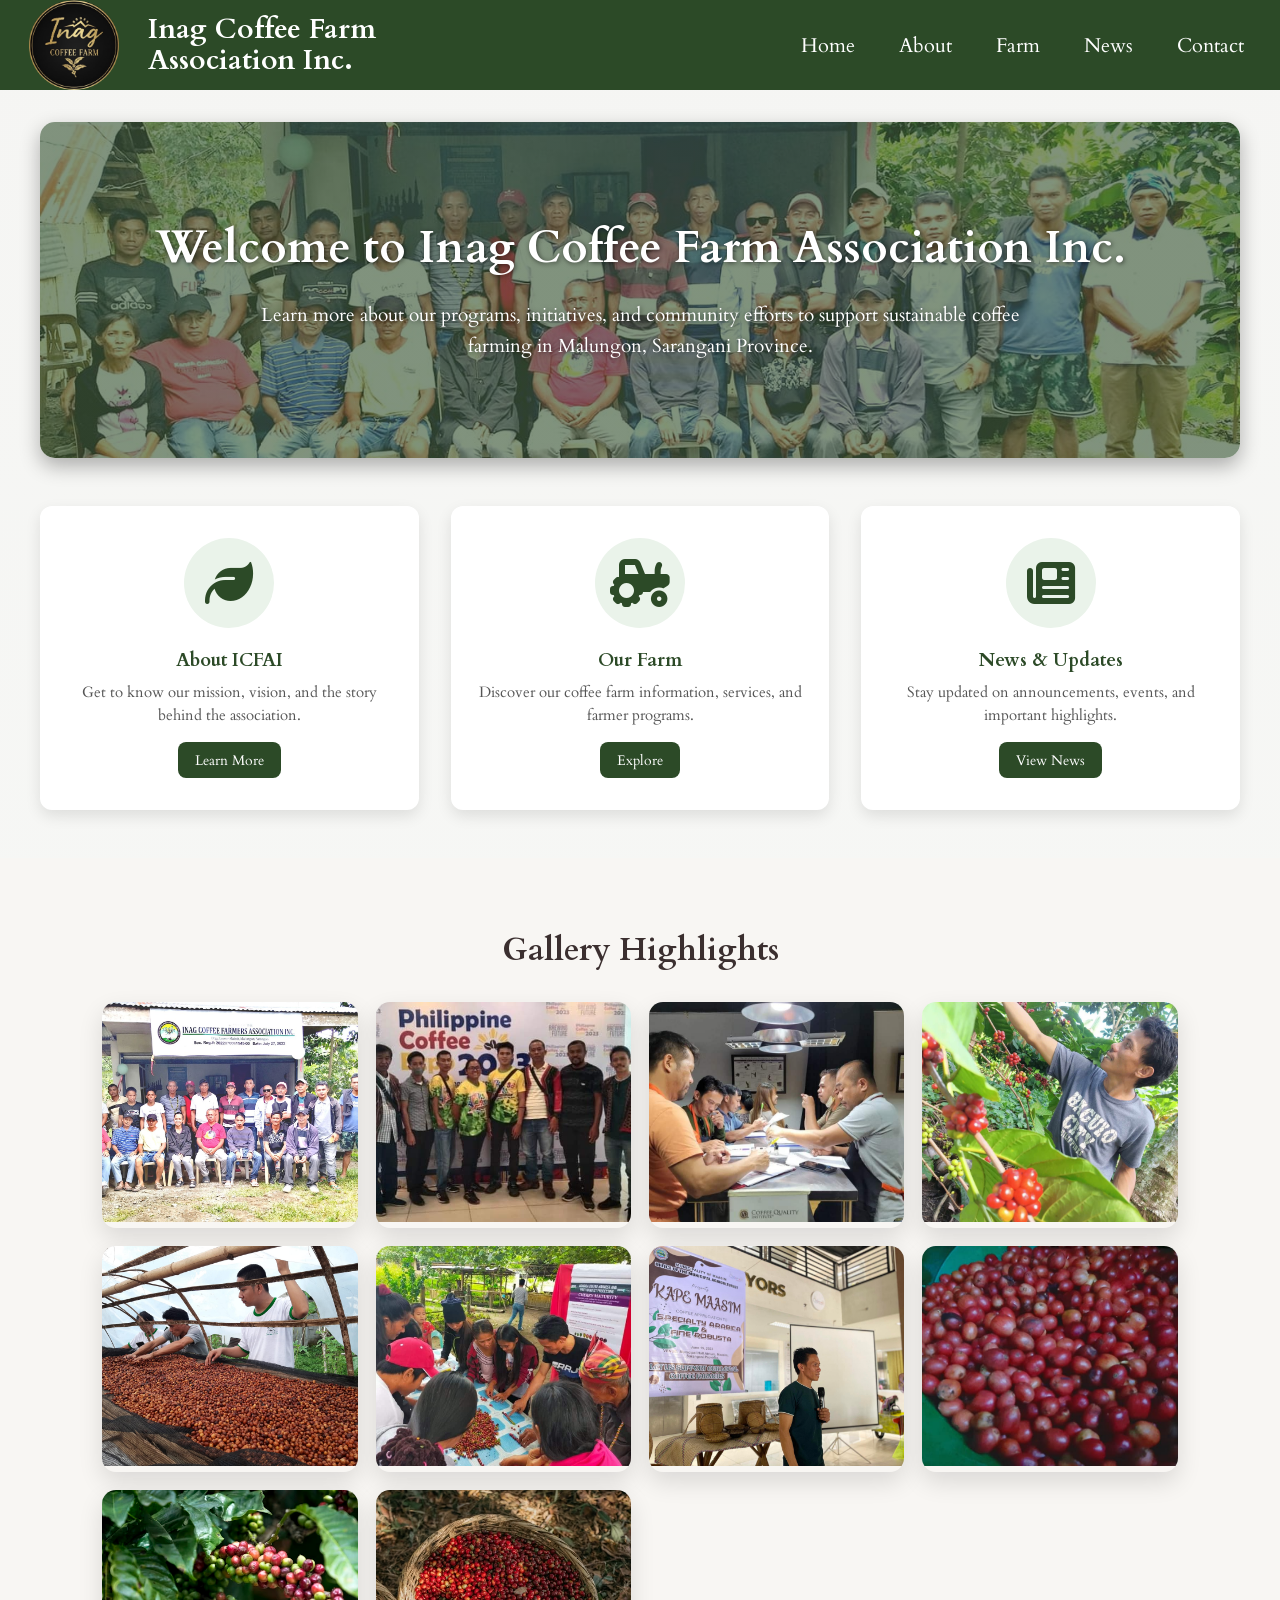
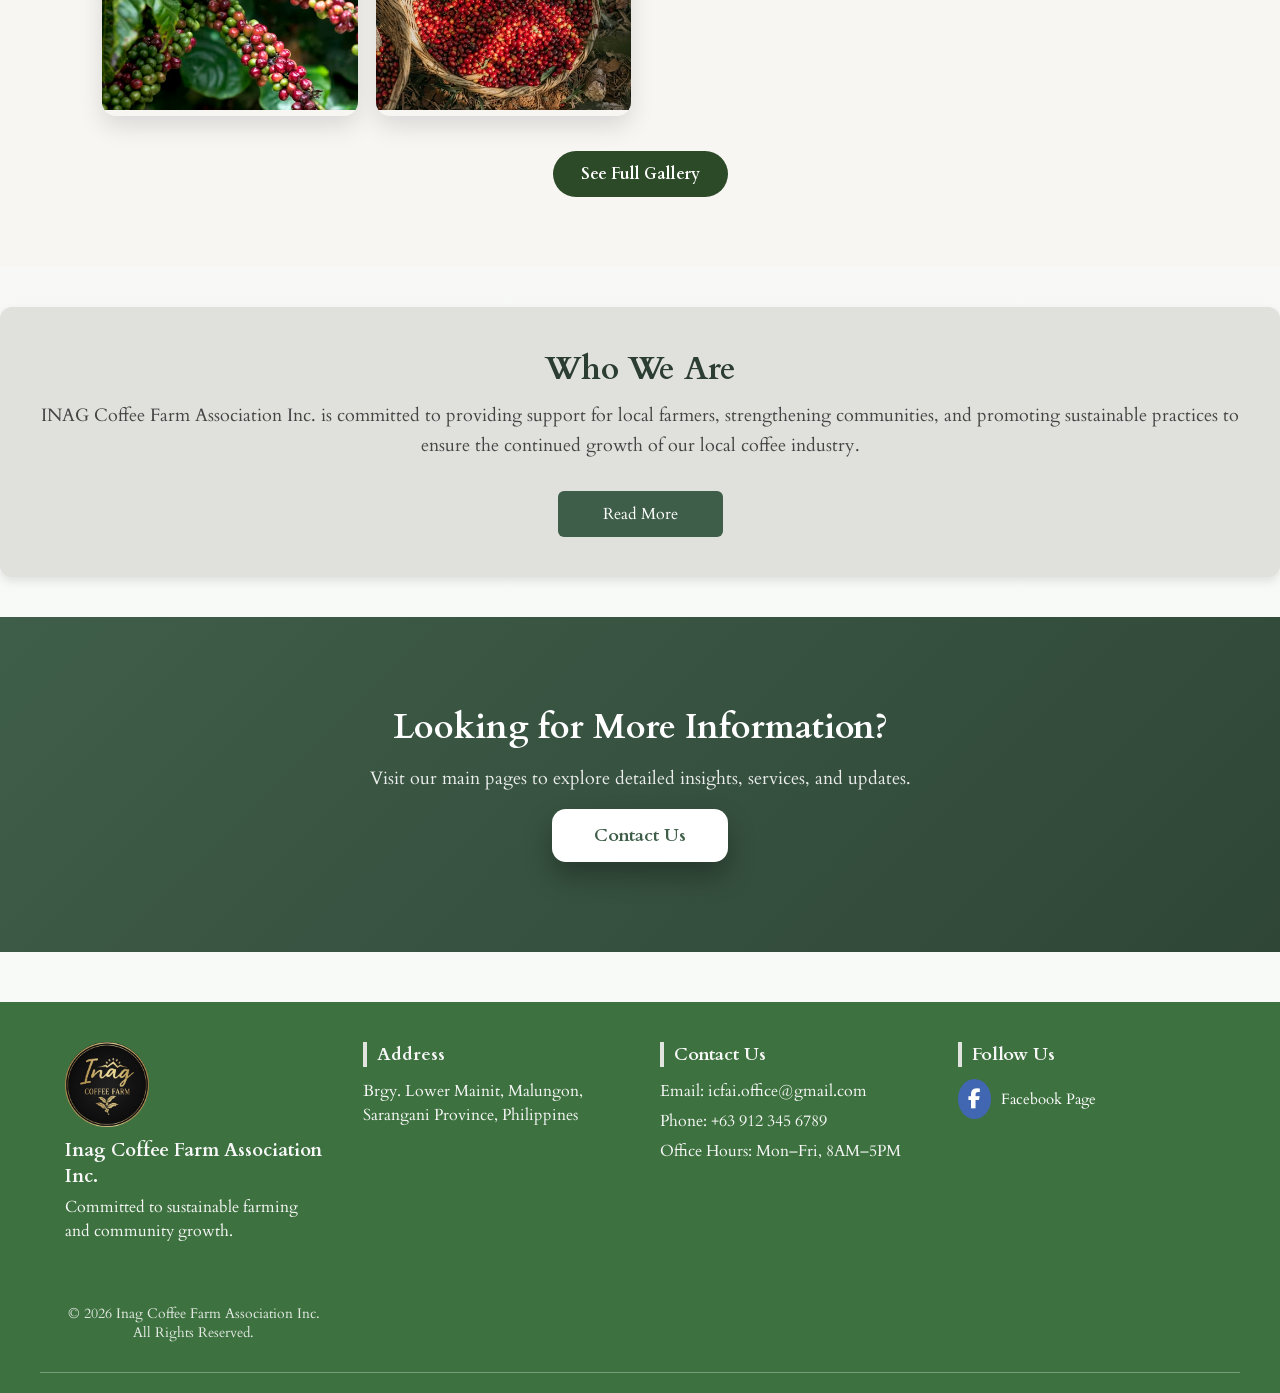
<file: home.html>
<!DOCTYPE html>
<html lang="en">
<head>
    <meta charset="UTF-8">
    <meta name="viewport" content="width=device-width, initial-scale=1.0">
    <title>ICFAI</title>
    <link rel="preconnect" href="https://fonts.googleapis.com">
    <link rel="preconnect" href="https://fonts.gstatic.com" crossorigin>
    <link href="https://fonts.googleapis.com/css2?family=Cardo:wght@400;700&display=swap" rel="stylesheet">
    <link rel="stylesheet" href="https://cdnjs.cloudflare.com/ajax/libs/font-awesome/6.5.0/css/all.min.css">
    <link rel="stylesheet" href="style.css">
</head>
<body>
    <!-- Header -->
<header class="site-header">
  <div class="logo-text">
    <a href="index.html" class="logo-link">
      <img src="img/logo final.png" alt="Coffee Farm Logo">
      <span class="logo-name">Inag Coffee Farm <br> Association Inc.</span>
    </a>
  </div>

  <nav>
    <div class="hamburger" id="hamburger">
      <span></span>
      <span></span>
      <span></span>
    </div>

    <ul class="menu" id="menu">
      <li><a href="home.html">Home</a></li>

      <li class="has-dropdown">
        <a href="javascript:void(0)">About <span class="arrow">›</span></a>
        <ul class="dropdown">
          <li><a href="about.html">About Us</a></li>
          <li><a href="membership.html">Membership</a></li>
        </ul>
      </li>

      <li class="has-dropdown">
        <a href="javascript:void(0)">Farm <span class="arrow">›</span></a>
        <ul class="dropdown">
          <li><a href="farm.html">Coffee Farm Information</a></li>
          <li><a href="programs.html">Programs and Services</a></li>
        </ul>
      </li>

      <li class="has-dropdown">
        <a href="javascript:void(0)">News <span class="arrow">›</span></a>
        <ul class="dropdown">
          <li><a href="news.html">News & Announcements</a></li>
          <li><a href="gallery.html">Gallery</a></li>
        </ul>
      </li>

      <li class="has-dropdown">
        <a href="javascript:void(0)">Contact <span class="arrow">›</span></a>
        <ul class="dropdown">
          <li><a href="contact.html">Contact Us</a></li>
        </ul>
      </li>
    </ul>
  </nav>
</header>


  <main>


    <!-- ========================= INTRO SECTION ========================= -->
    <section class="intro-banner fade-in">
        <h1>Welcome to Inag Coffee Farm Association Inc.</h1>
        <p>
            Learn more about our programs, initiatives, and community efforts to support
            sustainable coffee farming in Malungon, Sarangani Province.
        </p>
    </section>


    <!-- ========================= FEATURE GRID ========================= -->
    <section class="features fade-up">
        <div class="feature-card">
            <i class="fa-solid fa-leaf feature-icon"></i>
            <h3>About ICFAI</h3>
            <p>Get to know our mission, vision, and the story behind the association.</p>
            <a href="about.html" class="feature-btn">Learn More</a>
        </div>

        <div class="feature-card">
            <i class="fa-solid fa-tractor feature-icon"></i>
            <h3>Our Farm</h3>
            <p>Discover our coffee farm information, services, and farmer programs.</p>
            <a href="farm.html" class="feature-btn">Explore</a>
        </div>

        <div class="feature-card">
            <i class="fa-solid fa-newspaper feature-icon"></i>
            <h3>News & Updates</h3>
            <p>Stay updated on announcements, events, and important highlights.</p>
            <a href="news.html" class="feature-btn">View News</a>
        </div>
    </section>


    <!-- ========================= GALLERY PREVIEW ========================= -->
    <section class="gallery-section fade-in">
    <h2 class="gallery-title">Gallery Highlights</h2>

    <div class="gallery-grid">
        <div class="gallery-item"><img src="img/bg icfai.jpg" alt="Gallery 1"></div>
        <div class="gallery-item"><img src="img/Attend coffee expo.jpg" alt="Gallery 2"></div>
        <div class="gallery-item"><img src="img/Coffee Quality Institute Training.jpg" alt="Gallery 3"></div>
        <div class="gallery-item"><img src="img/Coffee Farm Iag.jpg" alt="Gallery 4"></div>
        <div class="gallery-item"><img src="img/Coffee drying process.jpg" alt="Gallery 5"></div>
        <div class="gallery-item"><img src="img/coffee training to the farmers.jpg" alt="Gallery 6"></div>
        <div class="gallery-item"><img src="img/Conduct Training to the coffee farmers copy.jpg" alt="Gallery 7"></div>
        <div class="gallery-item"><img src="img/coffee cherries.jpg" alt="Gallery 8"></div>
        <div class="gallery-item"><img src="img/coffee4.avif" alt="Gallery 9"></div>
        <div class="gallery-item"><img src="img/coffee3.avif" alt="Gallery 10"></div>


    </div>

    <a href="gallery.html" class="gallery-btn">See Full Gallery</a>
</section>



    <!-- ========================= ABOUT SECTION ========================= -->
    <section class="about-section fade-up">
        <div class="about-box">
            <h2>Who We Are</h2>
            <p>
                INAG Coffee Farm Association Inc. is committed to providing support for local
                farmers, strengthening communities, and promoting sustainable practices to
                ensure the continued growth of our local coffee industry.
            </p>
            <a href="about.html" class="about-button">Read More</a>
        </div>
    </section>


    <!-- ========================= CTA SECTION ========================= -->
    <section class="cta-banner slide-up">
        <h2>Looking for More Information?</h2>
        <p>Visit our main pages to explore detailed insights, services, and updates.</p>
        <a href="contact.html" class="cta-btn">Contact Us</a>
    </section>

</main>


<footer class="footer">
    <div class="footer-container">

        <!-- Logo + Name -->
        <div class="footer-section footer-brand">
            <img src="img/logo final.png" alt="ICFAI Logo" class="footer-logo">
            <h3>Inag Coffee Farm Association Inc.</h3>
            <p>Committed to sustainable farming and community growth.</p>
        </div>

        
        <div class="footer-section">
            <h4>Address</h4>
            <p>Brgy. Lower Mainit, Malungon,<br>Sarangani Province, Philippines</p>
        </div>

        
        <div class="footer-section">
            <h4>Contact Us</h4>
            <p>Email: icfai.office@gmail.com</p>
            <p>Phone: +63 912 345 6789</p>
            <p>Office Hours: Mon–Fri, 8AM–5PM</p>
        </div>

    
    <div class="footer-section">
    <h4>Follow Us</h4>

    <a href="https://www.facebook.com/profile.php?id=100092526247790" 
       target="_blank" 
       class="social-link">
        <i class="fa-brands fa-facebook-f"></i>
        Facebook Page
    </a>
</div>


    <div class="footer-bottom">
        <p>&copy; 2026 Inag Coffee Farm Association Inc. All Rights Reserved.</p>
    </div>
</footer>

    <script src="script.js"></script>

</body>
</html>
</file>
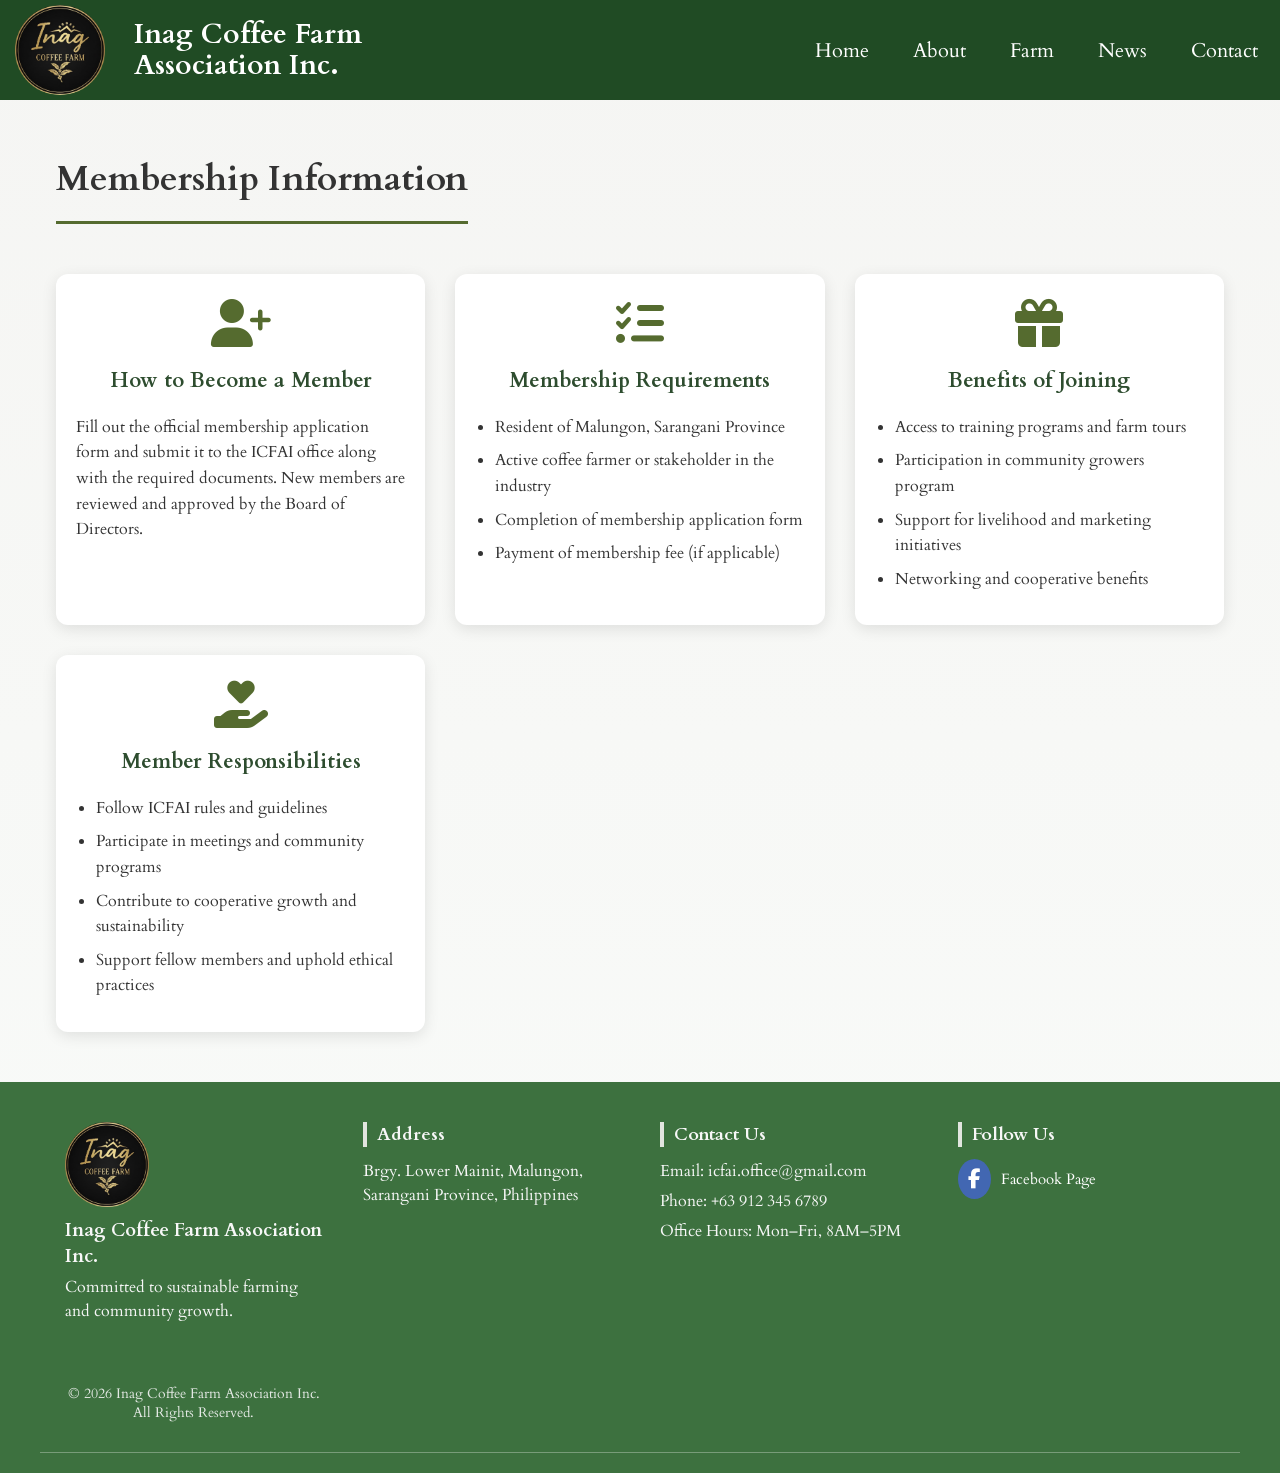
<file: membership.html>
<!DOCTYPE html>
<html lang="en">
<head>
    <meta charset="UTF-8">
    <meta name="viewport" content="width=device-width, initial-scale=1.0">
    <title>ICFAI</title>
    <link rel="preconnect" href="https://fonts.googleapis.com">
    <link rel="preconnect" href="https://fonts.gstatic.com" crossorigin>
    <link href="https://fonts.googleapis.com/css2?family=Cardo:wght@400;700&display=swap" rel="stylesheet">
     <link rel="stylesheet" href="https://cdnjs.cloudflare.com/ajax/libs/font-awesome/6.5.0/css/all.min.css">
    <link rel="stylesheet" href="style.css">
</head>
<body>
    <!-- Header -->
<header>
    <div class="logo-text">
        <a href="index.html" class="logo-link">
            <img src="img/logo final.png" alt="Coffee Farm Logo">
            <span class="logo-name">Inag Coffee Farm <br> Association Inc.</span>
        </a>
    </div>

    <nav>
        <!-- Hamburger Icon -->
      <div class="hamburger" id="hamburger">
    <span></span>
    <span></span>
    <span></span>
</div>


        <ul class="menu" id="menu">
            <li>
                <a href="home.html">Home</a>
            </li>

            <li class="has-dropdown">
                <a href="#">
                    <span>About</span>
                    <span class="arrow">&gt;</span>
                </a>
                <ul class="dropdown">
                    <li><a href="about.html">About Us</a></li>
                    <li><a href="membership.html">Membership</a></li>
                </ul>
            </li>

            <li class="has-dropdown">
                <a href="#">
                    <span>Farm</span>
                    <span class="arrow">&gt;</span>
                </a>
                <ul class="dropdown">
                    <li><a href="farm.html">Coffee Farm Information</a></li>
                    <li><a href="programs.html">Programs and Services</a></li>
                </ul>
            </li>

            <li class="has-dropdown">
                <a href="#">
                    <span>News</span>
                    <span class="arrow">&gt;</span>
                </a>
                <ul class="dropdown">
                    <li><a href="news.html">News & Announcements</a></li>
                    <li><a href="gallery.html">Gallery</a></li>
                </ul>
            </li>

            <li class="has-dropdown">
                <a href="#">
                    <span>Contact</span>
                    <span class="arrow">&gt;</span>
                </a>
                <ul class="dropdown">
                    <li><a href="contact.html">Contact Us</a></li>
                </ul>
            </li>
        </ul>
    </nav>
</header>



<main>
  <!-- Membership Information Section -->
  <section class="membership-section">
    <h2>Membership Information</h2>

    <div class="membership-container">

      <!-- How to Become a Member -->
      <div class="membership-card">
        <i class="fa-solid fa-user-plus fa-3x"></i>
        <h3>How to Become a Member</h3>
        <p>Fill out the official membership application form and submit it to the ICFAI office along with the required documents. New members are reviewed and approved by the Board of Directors.</p>
      </div>

      <!-- Membership Requirements -->
      <div class="membership-card">
        <i class="fa-solid fa-list-check fa-3x"></i>
        <h3>Membership Requirements</h3>
        <ul>
          <li>Resident of Malungon, Sarangani Province</li>
          <li>Active coffee farmer or stakeholder in the industry</li>
          <li>Completion of membership application form</li>
          <li>Payment of membership fee (if applicable)</li>
        </ul>
      </div>

      <!-- Benefits of Joining -->
      <div class="membership-card">
        <i class="fa-solid fa-gift fa-3x"></i>
        <h3>Benefits of Joining</h3>
        <ul>
          <li>Access to training programs and farm tours</li>
          <li>Participation in community growers program</li>
          <li>Support for livelihood and marketing initiatives</li>
          <li>Networking and cooperative benefits</li>
        </ul>
      </div>

      <!-- Member Responsibilities -->
      <div class="membership-card">
        <i class="fa-solid fa-hand-holding-heart fa-3x"></i>
        <h3>Member Responsibilities</h3>
        <ul>
          <li>Follow ICFAI rules and guidelines</li>
          <li>Participate in meetings and community programs</li>
          <li>Contribute to cooperative growth and sustainability</li>
          <li>Support fellow members and uphold ethical practices</li>
        </ul>
      </div>

    </div>
  </section>
</main>
<footer class="footer">
    <div class="footer-container">

        
        <div class="footer-section footer-brand">
            <img src="img/logo final.png" alt="ICFAI Logo" class="footer-logo">
            <h3>Inag Coffee Farm Association Inc.</h3>
            <p>Committed to sustainable farming and community growth.</p>
        </div>

        
        <div class="footer-section">
            <h4>Address</h4>
            <p>Brgy. Lower Mainit, Malungon,<br>Sarangani Province, Philippines</p>
        </div>

        
        <div class="footer-section">
            <h4>Contact Us</h4>
            <p>Email: icfai.office@gmail.com</p>
            <p>Phone: +63 912 345 6789</p>
            <p>Office Hours: Mon–Fri, 8AM–5PM</p>
        </div>

    
    <div class="footer-section">
    <h4>Follow Us</h4>

    <a href="https://www.facebook.com/profile.php?id=100092526247790" 
       target="_blank" 
       class="social-link">
        <i class="fa-brands fa-facebook-f"></i>
        Facebook Page
    </a>
</div>


    <div class="footer-bottom">
        <p>&copy; 2026 Inag Coffee Farm Association Inc. All Rights Reserved.</p>
    </div>
</footer>

    <script src="script.js"></script>

</body>
</html>
</file>
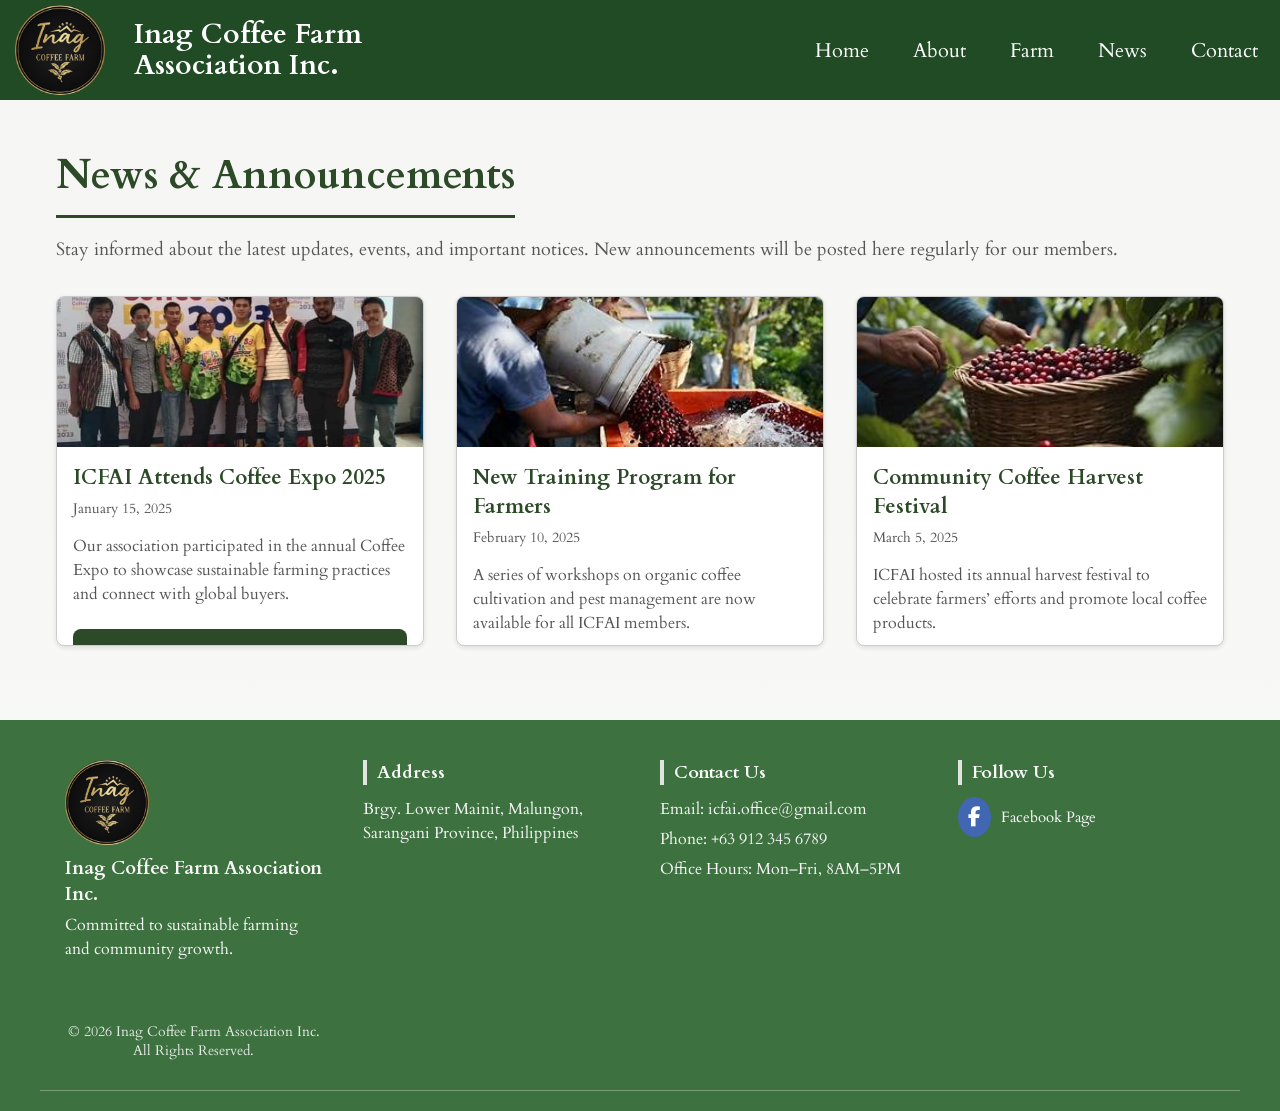
<file: news.html>
<!DOCTYPE html>
<html lang="en">
<head>
  <meta charset="UTF-8" />
  <meta name="viewport" content="width=device-width, initial-scale=1" />
  <title>ICFAI</title>
  <link rel="preconnect" href="https://fonts.googleapis.com" />
  <link rel="preconnect" href="https://fonts.gstatic.com" crossorigin />
  <link
    href="https://fonts.googleapis.com/css2?family=Cardo:wght@400;700&display=swap"
    rel="stylesheet"
  />
  <link
    rel="stylesheet"
    href="https://cdnjs.cloudflare.com/ajax/libs/font-awesome/6.5.0/css/all.min.css"
  />
  <link rel="stylesheet" href="style.css" />
  <style>
    .news-card {
      max-width: 600px;
      border: 1px solid #ccc;
      border-radius: 8px;
      margin-bottom: 1.5em;
      overflow: hidden;
      box-shadow: 0 2px 5px rgba(0,0,0,0.1);
      font-family: 'Cardo', serif;
    }
    .news-card img {
      width: 100%;
      max-height: 300px;
      object-fit: cover;
      display: block;
    }
    .news-content {
      padding: 1em;
    }
    .news-content h3 {
      margin-top: 0;
      margin-bottom: 0.3em;
      color: #2c4a27;
      font-weight: 700;
    }
    .news-content p.date {
      font-size: 0.85em;
      color: #555;
      margin-top: 0;
      margin-bottom: 0.5em;
      font-style: italic;
    }
    .news-content p.description {
      margin-bottom: 0;
      font-size: 1em;
      color: #333;
    }
  </style>
</head>
<body>
  <!-- Header -->
  <header>
    <div class="logo-text">
      <a href="index.html" class="logo-link">
        <img src="img/logo final.png" alt="Coffee Farm Logo" />
        <span class="logo-name">Inag Coffee Farm <br /> Association Inc.</span>
      </a>
    </div>

    <nav>
      <!-- Hamburger Icon -->
      <div class="hamburger" id="hamburger">
        <span></span>
        <span></span>
        <span></span>
      </div>

      <ul class="menu" id="menu">
        <li><a href="home.html">Home</a></li>
        <li class="has-dropdown">
          <a href="#"><span>About</span><span class="arrow">&gt;</span></a>
          <ul class="dropdown">
            <li><a href="about.html">About Us</a></li>
            <li><a href="membership.html">Membership</a></li>
          </ul>
        </li>
        <li class="has-dropdown">
          <a href="#"><span>Farm</span><span class="arrow">&gt;</span></a>
          <ul class="dropdown">
            <li><a href="farm.html">Coffee Farm Information</a></li>
            <li><a href="programs.html">Programs and Services</a></li>
          </ul>
        </li>
        <li class="has-dropdown">
          <a href="#"><span>News</span><span class="arrow">&gt;</span></a>
          <ul class="dropdown">
            <li><a href="news.html">News & Announcements</a></li>
            <li><a href="gallery.html">Gallery</a></li>
          </ul>
        </li>
        <li class="has-dropdown">
          <a href="#"><span>Contact</span><span class="arrow">&gt;</span></a>
          <ul class="dropdown">
            <li><a href="contact.html">Contact Us</a></li>
          </ul>
        </li>
      </ul>
    </nav>
  </header>

  <!-- Updates & Posts Section -->
<main>
  <section class="news-section">
    <h2>News & Announcements</h2>
    <p class="intro-text">
Stay informed about the latest updates, events, and important notices.
New announcements will be posted here regularly for our members.
</p>


    <div class="news-cards">
      <!-- News Item -->
      <div class="news-card">
        <img src="img/Attend coffee expo.jpg" alt="News 1" class="news-image">
        <div class="news-content">
          <h3>ICFAI Attends Coffee Expo 2025</h3>
          <p class="news-date">January 15, 2025</p>
          <p>Our association participated in the annual Coffee Expo to showcase sustainable farming practices and connect with global buyers.</p>
          <a href="news-details.html" class="read-more">Read More</a>
        </div>
      </div>

      <div class="news-card">
        <img src="img/training.jpg" alt="News 2" class="news-image">
        <div class="news-content">
          <h3>New Training Program for Farmers</h3>
          <p class="news-date">February 10, 2025</p>
          <p>A series of workshops on organic coffee cultivation and pest management are now available for all ICFAI members.</p>
          <a href="news-details.html" class="read-more">Read More</a>
        </div>
      </div>

      <div class="news-card">
        <img src="img/harvest.jpg" alt="News 3" class="news-image">
        <div class="news-content">
          <h3>Community Coffee Harvest Festival</h3>
          <p class="news-date">March 5, 2025</p>
          <p>ICFAI hosted its annual harvest festival to celebrate farmers’ efforts and promote local coffee products.</p>
          <a href="news-details.html" class="read-more">Read More</a>
        </div>
      </div>
    </div>
  </section>
</main>


  <footer class="footer">
    <div class="footer-container">
      <div class="footer-section footer-brand">
        <img
          src="img/logo final.png"
          alt="ICFAI Logo"
          class="footer-logo"
        />
        <h3>Inag Coffee Farm Association Inc.</h3>
        <p>Committed to sustainable farming and community growth.</p>
      </div>

      <div class="footer-section">
        <h4>Address</h4>
        <p>
          Brgy. Lower Mainit, Malungon,<br />
          Sarangani Province, Philippines
        </p>
      </div>

      <div class="footer-section">
        <h4>Contact Us</h4>
        <p>Email: icfai.office@gmail.com</p>
        <p>Phone: +63 912 345 6789</p>
        <p>Office Hours: Mon–Fri, 8AM–5PM</p>
      </div>

      <div class="footer-section">
        <h4>Follow Us</h4>
        <a
          href="https://www.facebook.com/profile.php?id=100092526247790"
          target="_blank"
          class="social-link"
        >
          <i class="fa-brands fa-facebook-f"></i> Facebook Page
        </a>
      </div>

      <div class="footer-bottom">
        <p>&copy; 2026 Inag Coffee Farm Association Inc. All Rights Reserved.</p>
      </div>
    </div>
  </footer>
<script>
document.querySelectorAll('.news-card').forEach(card => {
  const desc = card.querySelector('.description');
  if (!desc) return; // skip cards without description

  if (desc.scrollHeight <= desc.clientHeight) return; // short text

  const btn = document.createElement('div');
  btn.className = 'read-more';
  btn.textContent = 'Read more';
  card.querySelector('.news-content').appendChild(btn);

  btn.addEventListener('click', () => {
    desc.classList.toggle('expanded');
    btn.textContent = desc.classList.contains('expanded')
      ? 'Show less'
      : 'Read more';
  });
});
</script>



</body>
</html>
</file>
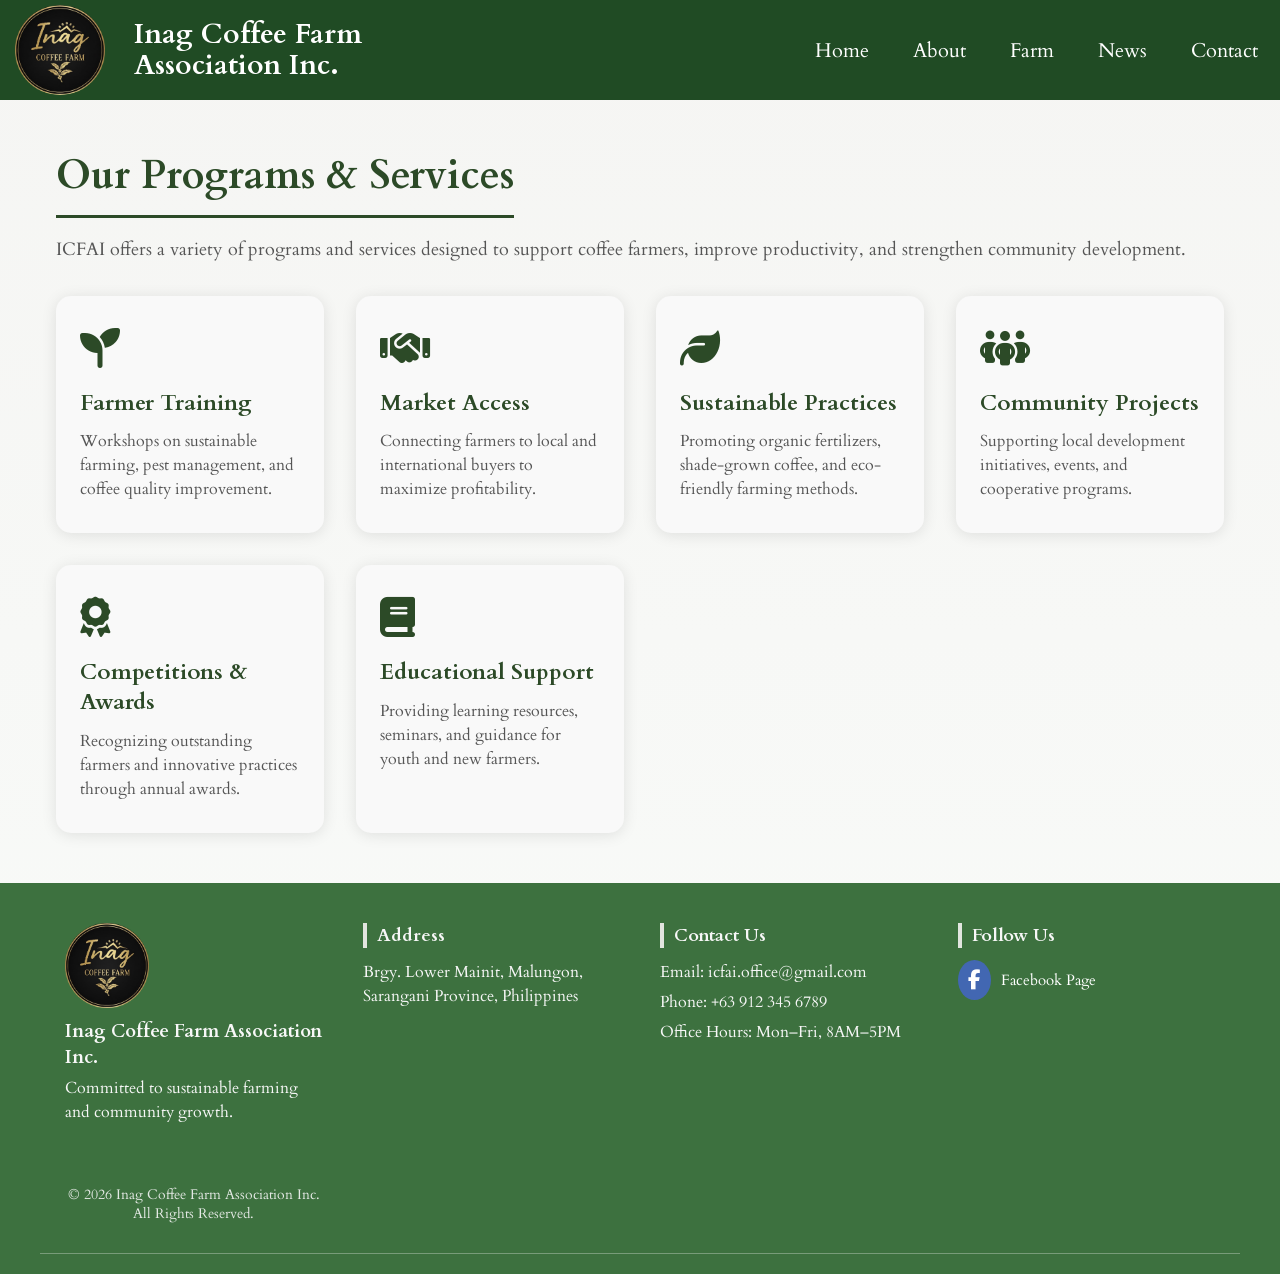
<file: programs.html>
<!DOCTYPE html>
<html lang="en">
<head>
    <meta charset="UTF-8">
    <meta name="viewport" content="width=device-width, initial-scale=1.0">
    <title>ICFAI</title>
    <link rel="preconnect" href="https://fonts.googleapis.com">
    <link rel="preconnect" href="https://fonts.gstatic.com" crossorigin>
    <link href="https://fonts.googleapis.com/css2?family=Cardo:wght@400;700&display=swap" rel="stylesheet">
     <link rel="stylesheet" href="https://cdnjs.cloudflare.com/ajax/libs/font-awesome/6.5.0/css/all.min.css">
    <link rel="stylesheet" href="style.css">
</head>
<body>
    <!-- Header -->
<header>
    <div class="logo-text">
        <a href="index.html" class="logo-link">
            <img src="img/logo final.png" alt="Coffee Farm Logo">
            <span class="logo-name">Inag Coffee Farm <br> Association Inc.</span>
        </a>
    </div>

    <nav>
        <!-- Hamburger Icon -->
      <div class="hamburger" id="hamburger">
    <span></span>
    <span></span>
    <span></span>
</div>


        <ul class="menu" id="menu">
            <li>
                <a href="home.html">Home</a>
            </li>

            <li class="has-dropdown">
                <a href="#">
                    <span>About</span>
                    <span class="arrow">&gt;</span>
                </a>
                <ul class="dropdown">
                    <li><a href="about.html">About Us</a></li>
                    <li><a href="membership.html">Membership</a></li>
                </ul>
            </li>

            <li class="has-dropdown">
                <a href="#">
                    <span>Farm</span>
                    <span class="arrow">&gt;</span>
                </a>
                <ul class="dropdown">
                    <li><a href="farm.html">Coffee Farm Information</a></li>
                    <li><a href="programs.html">Programs and Services</a></li>
                </ul>
            </li>

            <li class="has-dropdown">
                <a href="#">
                    <span>News</span>
                    <span class="arrow">&gt;</span>
                </a>
                <ul class="dropdown">
                    <li><a href="news.html">News & Announcements</a></li>
                    <li><a href="gallery.html">Gallery</a></li>
                </ul>
            </li>

            <li class="has-dropdown">
                <a href="#">
                    <span>Contact</span>
                    <span class="arrow">&gt;</span>
                </a>
                <ul class="dropdown">
                    <li><a href="contact.html">Contact Us</a></li>
                </ul>
            </li>
        </ul>
    </nav>
</header>



<main>
  <!-- Programs & Services Section -->
  <section class="programs-section">
    <h2>Our Programs & Services</h2>
    <p class="intro-text">
      ICFAI offers a variety of programs and services designed to support coffee farmers, improve productivity, and strengthen community development.
    </p>

    <div class="program-cards">
      <div class="program-card">
        <i class="fa-solid fa-seedling program-icon"></i>
        <h3>Farmer Training</h3>
        <p>Workshops on sustainable farming, pest management, and coffee quality improvement.</p>
      </div>

      <div class="program-card">
        <i class="fa-solid fa-handshake program-icon"></i>
        <h3>Market Access</h3>
        <p>Connecting farmers to local and international buyers to maximize profitability.</p>
      </div>

      <div class="program-card">
        <i class="fa-solid fa-leaf program-icon"></i>
        <h3>Sustainable Practices</h3>
        <p>Promoting organic fertilizers, shade-grown coffee, and eco-friendly farming methods.</p>
      </div>

      <div class="program-card">
        <i class="fa-solid fa-people-group program-icon"></i>
        <h3>Community Projects</h3>
        <p>Supporting local development initiatives, events, and cooperative programs.</p>
      </div>

      <div class="program-card">
        <i class="fa-solid fa-award program-icon"></i>
        <h3>Competitions & Awards</h3>
        <p>Recognizing outstanding farmers and innovative practices through annual awards.</p>
      </div>

      <div class="program-card">
        <i class="fa-solid fa-book program-icon"></i>
        <h3>Educational Support</h3>
        <p>Providing learning resources, seminars, and guidance for youth and new farmers.</p>
      </div>
    </div>
  </section>
</main>




<footer class="footer">
    <div class="footer-container">

        
        <div class="footer-section footer-brand">
            <img src="img/logo final.png" alt="ICFAI Logo" class="footer-logo">
            <h3>Inag Coffee Farm Association Inc.</h3>
            <p>Committed to sustainable farming and community growth.</p>
        </div>

        
        <div class="footer-section">
            <h4>Address</h4>
            <p>Brgy. Lower Mainit, Malungon,<br>Sarangani Province, Philippines</p>
        </div>

        
        <div class="footer-section">
            <h4>Contact Us</h4>
            <p>Email: icfai.office@gmail.com</p>
            <p>Phone: +63 912 345 6789</p>
            <p>Office Hours: Mon–Fri, 8AM–5PM</p>
        </div>

    
    <div class="footer-section">
    <h4>Follow Us</h4>

    <a href="https://www.facebook.com/profile.php?id=100092526247790" 
       target="_blank" 
       class="social-link">
        <i class="fa-brands fa-facebook-f"></i>
        Facebook Page
    </a>
</div>


    <div class="footer-bottom">
        <p>&copy; 2026 Inag Coffee Farm Association Inc. All Rights Reserved.</p>
    </div>
</footer>

    <script src="script.js"></script>

</body>
</html>
</file>
<file: style.css>
* {
    margin: 0;
    padding: 0;
    box-sizing: border-box;
}

body {
    font-family: Arial, sans-serif;
    background-color: #f4f4f4;
    color: #1b3a2d;
}


/* ================= HEADER ================= */
header {
    background-color: #3d713f;
    display: flex;
    justify-content: space-between;
    align-items: center;
    padding: clamp(12px, 3vw, 24px) clamp(16px, 5vw, 60px);
    position: relative;
    flex-wrap: wrap;
}

/* ================= LOGO GROUP ================= */
.logo-text {
    display: flex;
    align-items: center;
    gap: clamp(6px, 2vw, 16px);
}

/* ================= LOGO LINK ================= */
.logo-link {
    display: flex;
    align-items: center;
    gap: clamp(6px, 1.5vw, 14px);
    text-decoration: none;
    flex-direction: row;       /* FORCE side-by-side */
    flex-wrap: nowrap;         /* PREVENT stacking */
}

/* ================= LOGO IMAGE ================= */
.logo-link img {
    height: auto;
    width: auto;
    max-height: 90px;
    aspect-ratio: 1 / 1;
    border-radius: 50%;
    object-fit: contain;
    display: block;
    transition: transform 0.3s ease;
    flex-shrink: 0;            /* prevent image shrinking */
}

/* ================= LOGO TEXT ================= */
.logo-name {
    color: #fff;
    font-family: 'Cardo', serif;
    font-weight: 800;
    font-size: clamp(16px, 3vw, 28px);
    line-height: 1.1;
    white-space: nowrap;       /* keep text in one line */
    transition: transform 0.3s ease;
}

/* ================= HOVER EFFECTS ================= */
.logo-link:hover img {
    transform: scale(1.08);
}

.logo-link:hover .logo-name {
    transform: scale(1.05);
}

/* ================= SMALL PHONES ================= */
@media (max-width: 480px) {
    header {
        justify-content: center;
        text-align: center;
    }

    .logo-text {
        justify-content: center;
    }

    .logo-link img {
        max-height: 60px;
    }

    .logo-name {
        font-size: 16px;
    }
}

/* ================= LARGE SCREENS ================= */
@media (min-width: 1400px) {
    header {
        padding-left: 80px;
        padding-right: 80px;
    }

    .logo-link img {
        max-height: 110px;
    }
}



.hamburger {
    display: none;
    width: 40px;
    height: 22px;
    position: relative;
    cursor: pointer;
    z-index: 2000;
}

.hamburger span {
    position: absolute;
    height: 4px;
    width: 200%;
    background: white;
    left: 0;
    transition: all 0.3s ease;
    border-radius: 2px;
}

.hamburger span:nth-child(1) {
    top: 0;
}

.hamburger span:nth-child(2) {
    top: 9px;
}

.hamburger span:nth-child(3) {
    bottom: 0;
}


.hamburger.active span:nth-child(1) {
    transform: rotate(45deg);
    top: 9px;
}

.hamburger.active span:nth-child(2) {
    opacity: 0;
}

.hamburger.active span:nth-child(3) {
    transform: rotate(-45deg);
    bottom: 9px;
}


nav ul.menu {
    list-style: none;
    display: flex;
    gap: 20px;
}

nav ul.menu li {
    position: relative;
}

nav ul.menu li > a {
    text-decoration: none;
    color: white;
    padding: 10px 12px;
    display: flex;
    align-items: center;
    gap: 6px;
    font-size: 20px;
}



nav ul.menu li ul.dropdown {
    list-style: none;
    padding-left: 0;
}


nav ul.menu li ul.dropdown li a {
    padding: 12px 14px;
    border-bottom: 1px solid white; 
    display: block;
    transition: background 0.3s ease;
}


nav ul.menu li ul.dropdown li:last-child a {
    border-bottom: none;
}


nav ul.menu li ul.dropdown li a:hover {
    background: #baeeba; 
}




nav ul.menu li ul.dropdown {
    position: absolute;
    top: 100%;
    left: 0;
    background: white;
    min-width: 50px;
    display: none;
    flex-direction: column;
    z-index: 1000;
}


nav ul.menu li:hover > ul.dropdown {
    display: flex;
}

nav ul.menu li ul.dropdown li a {
    padding: 10px;
    color: #3f5e49;
}


nav ul.menu li > a > .arrow {
    display: none !important;
}



@media (max-width: 768px) {

    nav ul.menu li.active > a {
        background: white;   /* same laurel hover color */
        color: #3f5e49;
    }

    .hamburger {
        display: block;
    }

    nav ul.menu {
        display: flex;
        flex-direction: column;
        width: 70vw; /* nearly half screen when open */
        max-width: 300px; /* optional max width */
        height: 100vh; /* full height so no content peeks */
        position: fixed;
        top: 75px;
        right: 0;
        background: white;
        overflow-x: hidden;
        overflow-y: auto; /* allow scrolling if menu is tall */
        transition: transform 0.3s ease;
        padding-top: 0;
        z-index: 1500;

        /* Start fully off-screen to the right */
        transform: translateX(100%);
    }

    nav ul.menu.open {
        /* Slide fully into view */
        transform: translateX(0);
    }

    nav ul.menu li {
        width:100%;
        position: relative; /* dropdown pushes content */
    }

    nav ul.menu li > a {
        padding: 14px 18px;
        justify-content: space-between;
        color: #3f5e49;
        font-size: 17px;
        cursor: pointer; /* indicate clickable */
        
    }

    /* DROPDOWNS MOBILE */
    nav ul.menu li.has-dropdown > ul.dropdown {
        display: none;
        flex-direction: column;
        background: white;
        padding-left: 20px;
        position: relative; /* push content below */
        top: auto;
        left: auto;
    }

    /* Show dropdown when li is active */
    nav ul.menu li.active > ul.dropdown {
        display: flex;
    }

    /* arrows only for dropdowns on mobile */
    nav ul.menu li > a > .arrow {
        display: inline-block;
        transition: transform 0.3s;
        order: -1; /* moves arrow BEFORE the text */
        margin-right: 6px;
        color: #3f5e49; /* match mobile text color */
        font-weight: bold;
    }

    nav ul.menu li:not(.has-dropdown) > a > .arrow {
        display: none;
    }

    nav ul.menu li.active .arrow {
        transform: rotate(90deg);
    }
}




/* ---------- HERO SECTION ---------- */
.hero {
    position: relative;
    height: 80vh;
    background: url('img/bukid.jpg') center/cover no-repeat;
    display: flex;
    align-items: center;
    justify-content: center;
    font-family: Arial, sans-serif;
    padding: 0 20px;
}

/* DARK OVERLAY – softer, premium */
.hero::before {
    content: "";
    position: absolute;
    inset: 0;
    background: linear-gradient(
        rgba(20, 30, 25, 0.75),
        rgba(20, 30, 25, 0.6)
    );
    z-index: 1;
}

/* HERO CONTENT */
.hero-content {
    position: relative;
    z-index: 2;
    text-align: center;
    color: #ffffff;
    animation: fadeIn 1.4s ease-out;
}

/* LOGO */
.hero-logo {
    width: 120px;
    height: auto;
    margin-bottom: 16px;
    filter: drop-shadow(0 4px 10px rgba(0,0,0,0.55));
}

/* HEADLINE */
.hero h1 {
    font-size: clamp(26px, 4vw, 38px);
    font-weight: 700;
    letter-spacing: 0.4px;
}

/* TAGLINE */
.tagline {
    font-size: 18px;
    margin: 12px auto 22px;
    max-width: 520px;
    line-height: 1.6;
    opacity: 0.92;
}

/* CTA BUTTON */
.hero-btn {
    display: inline-block;
    padding: 12px 28px;
    font-size: 17px;
    border-radius: 8px;
    color: white;
    text-decoration: none;

    background: linear-gradient(
        135deg,
        #5b7d57,
        #3f5e49
    );

    box-shadow: 0 10px 24px rgba(0,0,0,0.35);
    transition: all 0.3s ease;
}

.hero-btn:hover {
    transform: translateY(-2px) scale(1.05);
    background: linear-gradient(
        135deg,
        #6a8f63,
        #2f4637
    );
    box-shadow: 0 16px 34px rgba(0,0,0,0.45);
}

/* ---------- GLASS EFFECT CONTAINER ---------- */
.hero-glass {
    position: relative;
    z-index: 2;
    padding: 40px 60px;

    background: linear-gradient(
        135deg,
        rgba(255,255,255,0.18),
        rgba(255,255,255,0.08)
    );

    border-radius: 18px;
    backdrop-filter: blur(14px);
    -webkit-backdrop-filter: blur(14px);
    border: 1.5px solid rgba(255, 255, 255, 0.35);

    box-shadow:
        0 22px 40px rgba(0,0,0,0.35),
        inset 0 1px 0 rgba(255,255,255,0.25);

    max-width: 700px;
    width: 100%;
}

/* -------------------------- */
/* RESPONSIVE BREAKPOINTS */
/* -------------------------- */

@media (max-width: 900px) {
    .hero-glass {
        padding: 30px 40px;
    }

    .tagline {
        font-size: 16px;
    }

    .hero-btn {
        font-size: 16px;
        padding: 10px 24px;
    }
}

@media (max-width: 600px) {
    .hero {
        height: 70vh;
    }

    .hero-glass {
        padding: 25px;
        border-radius: 15px;
    }

    .hero-logo {
        width: 90px;
    }

    .hero-content h1 {
        font-size: 22px;
        line-height: 1.25;
    }

    .tagline {
        font-size: 14px;
    }

    .hero-btn {
        font-size: 15px;
        padding: 10px 20px;
    }
}

@media (max-width: 400px) {
    .hero-glass {
        padding: 20px 18px;
    }

    .hero-logo {
        width: 75px;
    }

    .hero-content h1 {
        font-size: 20px;
    }

    .tagline {
        font-size: 13px;
    }

    .hero-btn {
        font-size: 14px;
        padding: 8px 18px;
    }
}

/* ---------- EFFECT ANIMATION ---------- */
@keyframes fadeIn {
    from {
        opacity: 0;
        transform: translateY(22px);
    }
    to {
        opacity: 1;
        transform: translateY(0);
    }
}




/* ---------- OVERVIEW SECTION ---------- */
.overview {
    padding: 70px 20px;
    background: linear-gradient(
        to bottom,
        #eef2ef,
        #f8faf8
    );
    font-family: Arial, sans-serif;
}

.overview-inner {
    max-width: 900px;
    margin: auto;
    text-align: center;
}

.overview h2 {
    font-size: 28px;
    margin-bottom: 16px;
    color: #1b3a2d;
    letter-spacing: 0.4px;
}

.overview p {
    font-size: 16px;
    line-height: 1.65;
    color: #2f4f3a;
    max-width: 720px;
    margin: auto;
    opacity: 0.95;
}

/* ---------- QUICK LINKS SECTION ---------- */
.quick-links {
    padding: 70px 20px;
    font-family: Arial, sans-serif;
    text-align: center;
    background: #f4f7f4;
}

.quick-links h2 {
    font-size: 28px;
    margin-bottom: 34px;
    color: #1b3a2d;
    letter-spacing: 0.4px;
}

.quick-grid {
    display: grid;
    grid-template-columns: repeat(auto-fit, minmax(240px, 1fr));
    gap: 26px;
    max-width: 1100px;
    margin: auto;
}

/* CARD */
.quick-card {
    background: linear-gradient(
        180deg,
        #edf3ee,
        #e3ebe4
    );
    padding: 30px 26px;
    border-radius: 14px;
    text-decoration: none;
    color: #1b3a2d;
    border: 1px solid rgba(210,220,212,0.8);

    box-shadow:
        0 8px 18px rgba(0,0,0,0.08),
        inset 0 1px 0 rgba(255,255,255,0.6);

    transition: all 0.3s ease;
}

/* HOVER EFFECT */
.quick-card:hover {
    transform: translateY(-8px);
    box-shadow: 0 18px 34px rgba(0,0,0,0.18);
}
/* Feature card container (if not already styled) */
.feature-card {
  background: #fff;
  border-radius: 12px;
  padding: 2em 1.5em;
  text-align: center;
  box-shadow: 0 6px 20px rgba(0,0,0,0.08);
  transition: transform 0.3s ease, box-shadow 0.3s ease;
}

.feature-card:hover {
  transform: translateY(-6px);
  box-shadow: 0 12px 30px rgba(0,0,0,0.12);
}

/* ICON STYLE — main improvement */
.feature-icon {
  font-size: 3rem;
  color: #2c4a27;
  background: #eaf3ea;
  width: 90px;
  height: 90px;
  line-height: 90px;
  border-radius: 50%;
  margin: 0 auto 1rem;
  display: block;
  transition: all 0.3s ease;
}

/* Hover effect on icon */
.feature-card:hover .feature-icon {
  background: #2c4a27;
  color: #fff;
  transform: scale(1.1);
}

/* Title spacing */
.feature-card h3 {
  margin-top: 0.5em;
  margin-bottom: 0.5em;
  font-weight: 700;
}

/* Button polish */
.feature-btn {
  display: inline-block;
  margin-top: 1em;
  padding: 0.6em 1.4em;
  background: #2c4a27;
  color: #fff;
  border-radius: 30px;
  text-decoration: none;
  font-size: 0.9rem;
  transition: background 0.3s ease;
}

.feature-btn:hover {
  background: #1f351d;
}


/* TEXT */
.quick-card h3 {
    font-size: 20px;
    margin-bottom: 8px;
    font-weight: 600;
}

.quick-card p {
    font-size: 14px;
    line-height: 1.5;
    color: #3f5e49;
}

/* ---------- EFFECT ANIMATION ---------- */
@keyframes fadeIn {
    from {
        opacity: 0;
        transform: translateY(18px);
    }
    to {
        opacity: 1;
        transform: translateY(0);
    }
}



/* =========================================================
   GENERAL PAGE STYLE
========================================================= */
body {
    font-family: Arial, sans-serif;
    background: linear-gradient(to bottom, #f5f5f3, #f9fbf9);
    color: #1d2b20;
    margin: 0;
    padding: 0;
}

/* Fade animations */
.fade-in {
    opacity: 0;
    animation: fadeIn 1s ease forwards;
}

.fade-up {
    opacity: 0;
    transform: translateY(20px);
    animation: fadeUp 1s ease forwards;
}

.slide-up {
    opacity: 0;
    transform: translateY(40px);
    animation: slideUp 1.2s ease forwards;
}

@keyframes fadeIn {
    to { opacity: 1; }
}

@keyframes fadeUp {
    to {
        opacity: 1;
        transform: translateY(0);
    }
}

@keyframes slideUp {
    to {
        opacity: 1;
        transform: translateY(0);
    }
}

/* =========================================================
   INTRO BANNER
========================================================= */
.intro-banner {
    background: linear-gradient(rgba(44,74,39,0.6), rgba(44,74,39,0.6)), url('img/bg icfai.jpg') center/cover no-repeat;
    color: #fff;
    text-align: center;
    padding: 6em 1em;
    border-radius: 15px;
    margin: 2em auto;
    max-width: 1200px;
    box-shadow: 0 8px 20px rgba(0,0,0,0.3);
}

.intro-banner h1 {
    font-size: 2.8em;
    margin-bottom: 0.5em;
    text-shadow: 1px 1px 5px rgba(0,0,0,0.6);
}

.intro-banner p {
    font-size: 1.2em;
    max-width: 800px;
    margin: 0 auto;
    line-height: 1.6;
    text-shadow: 1px 1px 5px rgba(0,0,0,0.6);
}

/* Fade-in animation */
.fade-in {
    opacity: 0;
    animation: fadeIn 1.2s forwards;
    animation-delay: 0.3s;
}

@keyframes fadeIn {
    to { opacity: 1; }
}


/* =========================================================
   FEATURE 3-COLUMN GRID
========================================================= */
.features {
    display: flex;
    flex-wrap: wrap;
    justify-content: center;
    gap: 2em;
    margin: 3em auto;
    max-width: 1200px;
}

.feature-card {
    background: #fff;
    padding: 2em 1.5em;
    border-radius: 12px;
    box-shadow: 0 6px 15px rgba(0,0,0,0.1);
    text-align: center;
    flex: 1 1 280px;
    transition: transform 0.3s, box-shadow 0.3s;
}

.feature-card:hover {
    transform: translateY(-10px);
    box-shadow: 0 12px 25px rgba(0,0,0,0.2);
}

.feature-card h3 {
    color: #2c4a27;
    margin: 1em 0 0.5em;
}

.feature-card p {
    color: #555;
    line-height: 1.5;
    font-size: 0.95em;
}

.feature-btn {
    display: inline-block;
    margin-top: 1em;
    padding: 0.6em 1.2em;
    background-color: #2c4a27;
    color: #fff;
    border-radius: 8px;
    text-decoration: none;
    transition: background 0.3s;
}

.feature-btn:hover {
    background-color: #3e6835;
}

/* =========================================================
   GALLERY PREVIEW
========================================================= */
/* ================= GALLERY PREVIEW ================= */

.gallery-section {
    padding: 70px 8%;
    text-align: center;
    background: #f8f6f3;
}

.gallery-title {
    font-size: 2rem;
    margin-bottom: 30px;
    color: #3b2f2f;
}

.gallery-grid {
    display: grid;
    grid-template-columns: repeat(auto-fit, minmax(220px, 1fr));
    gap: 18px;
    margin-bottom: 35px;
}

.gallery-item {
    overflow: hidden;
    border-radius: 14px;
    box-shadow: 0 10px 25px rgba(0,0,0,0.12);
    position: relative;
}

.gallery-item img {
    width: 100%;
    height: 220px;
    object-fit: cover;
    transition: transform 0.5s ease;
}

/* Hover Effect */
.gallery-item:hover img {
    transform: scale(1.1);
}

/* Button */
.gallery-btn {
    display: inline-block;
    padding: 12px 28px;
    background: #2c4a27;
    color: #fff;
    border-radius: 30px;
    text-decoration: none;
    font-weight: 600;
    transition: background 0.3s ease, transform 0.3s ease;
}

.gallery-btn:hover {
    background: #3e2a1e;
    transform: translateY(-3px);
}


/* ===================== ABOUT US PAGE ===================== */
.about-identity {
     max-width: 1200px;
    margin: 2em auto;
    padding: 0 5%;
}

/* Section Blocks */
.identity-block {
    margin-bottom: 3em;
}

.identity-block h2 {
    color: #2c4a27;
    font-size: 2.4rem;
    margin-bottom: 0.5em;
    border-bottom: 3px solid #2c4a27;
    display: inline-block;
    padding-bottom: 0.2em;
}

.identity-block p {
    font-size: 1.25rem;
    margin-bottom: 1em;
}

/* Organizational structure list */
.org-structure ul {
    list-style: disc inside;
    padding-left: 1em;
}

.org-structure li {
    margin-bottom: 0.5em;
}

/* Section Divider */
.section-divider {
    border: none;
    border-top: 1px solid #ccc;
    margin: 2em 0;
}

/* Mission, Vision, Goals */
.mvgoals {
    display: flex;
    flex-wrap: wrap;
    gap: 2em;
    justify-content: space-between;
}

.mvgoals-item {
    flex: 1 1 300px;
    background: #f9f9f9;
    padding: 1.5em;
    border-radius: 8px;
    box-shadow: 0 2px 5px rgba(0,0,0,0.1);
    transition: transform 0.3s, box-shadow 0.3s;
}

.mvgoals-item:hover {
    transform: translateY(-5px);
    box-shadow: 0 5px 15px rgba(0,0,0,0.2);
}

.mvgoals-item h2 {
    margin-top: 0;
    color: #2c4a27;
}

/* Board of Directors */
.board-container {
    display: grid;
    grid-template-columns: repeat(auto-fit, minmax(200px, 1fr));
    gap: 1.5em;
    margin-top: 2em;
}

.board-card {
    background: #fff;
    border-radius: 10px;
    overflow: hidden;
    text-align: center;
    box-shadow: 0 2px 10px rgba(0,0,0,0.1);
    transition: transform 0.3s, box-shadow 0.3s;
}

.board-card:hover {
    transform: translateY(-5px);
    box-shadow: 0 6px 15px rgba(0,0,0,0.2);
}

.board-card img {
    width: 100%;
    height: 200px;
    object-fit: cover;
}

.board-info {
    padding: 1em;
}

.board-info h3 {
    margin: 0.5em 0 0.3em;
    color: #2c4a27;
}

.board-info p {
    margin: 0;
    font-style: italic;
    color: #555;
}

/* Responsive adjustments */
@media (max-width: 768px) {
    .mvgoals {
        flex-direction: column;
    }
}
/* ===================== FARM & PRODUCTS ===================== */
.farm-products {
    max-width: 1200px;
    margin: 3em auto;   /* SAME as membership */
    padding: 0 1em;     /* SAME as membership */
    font-family: 'Cardo', serif;
    color: #333;
    line-height: 1.8;
}
.farm-products h2 {
    text-align: left;          /* 🔥 FIX */
    color: #2c4a27;
    font-size: 2.5em;
    margin-bottom: 1em;
    border-bottom: 3px solid #2c4a27;
    display: block;            /* 🔥 FIX (was inline-block) */
    padding-bottom: 0.3em;
}

.farm-block {
    margin-bottom: 2.5rem;
    text-align: left;
}

.farm-block h3 {
    color: #2c4a27;
    font-size: 1.7em;
    margin-bottom: 0.5em;
    text-align: left;
}

.farm-block p {
    font-size: 1.05em;
    margin-bottom: 1.5em;
    text-align: left;
}

.farm-block ul {
    list-style: disc inside;
    padding-left: 1em;
    text-align: left;
}
.farm-products ul {
    margin-left: 0;
    text-align: left;
}

.section-divider {
    border: none;
    border-top: 1px solid #ccc;
    margin: 2em 0;
}

/* Farm Info Card */
.farm-card-text {
    background: #f9f9f9;
    padding: 1.5em;
    border-radius: 10px;
    box-shadow: 0 2px 10px rgba(0,0,0,0.1);
    margin-bottom: 1.5em;
    transition: transform 0.3s, box-shadow 0.3s;
    text-align: left; /* 🔥 FIX */
}

.farm-card-text:hover {
    transform: translateY(-5px);
    box-shadow: 0 5px 15px rgba(0,0,0,0.2);
}

/* Responsive adjustments */
@media (max-width: 768px) {
    .farm-gallery {
        grid-template-columns: 1fr 1fr;
    }
}

@media (max-width: 480px) {
    .farm-gallery {
        grid-template-columns: 1fr;
    }
}


/* =========================================================
   CTA BANNER
========================================================= */
.cta-banner {
    background: linear-gradient(135deg, #3f5e49, #2f4637);
    padding: 90px 20px;
    text-align: center;
    color: white;

    display: flex;
    flex-direction: column;
    align-items: center;
    justify-content: center;
    gap: 18px;
}

.cta-banner h2 {
    font-size: clamp(22px, 4vw, 34px);
    line-height: 1.2;
}

.cta-banner p {
    font-size: clamp(15px, 2.5vw, 18px);
    opacity: 0.9;
    max-width: 700px;
}

/* CTA BUTTON */
.cta-btn {
    display: inline-flex;
    align-items: center;
    justify-content: center;
    padding: 14px 42px;
    font-size: 18px;
    font-weight: 700;

    background: #ffffff;
    color: #3f5e49;

    border-radius: 14px;
    text-decoration: none;
    cursor: pointer;

    box-shadow: 0 14px 28px rgba(0,0,0,0.3);
    transition: all 0.3s ease;
}

.cta-btn:hover {
    background: #e3ebe5;
    transform: translateY(-3px);
    box-shadow: 0 20px 36px rgba(0,0,0,0.4);
}




.about-box {
    background-color: #e0e0dd; /* dirty white */
    padding: 40px 30px;
    border-radius: 12px;
    box-shadow: 0 4px 10px rgba(0,0,0,0.1);
    text-align: center;
    max-width: 1400px;
    margin: 40px auto; /* adds space around the box */
}

/* Headline */
.about-box h2 {
    margin-bottom: 10px;
    color: #2c3e31; /* dark green tone */
    font-size: 2rem;
}

/* Paragraph */
.about-box p {
    font-size: 1.1rem;
    line-height: 1.7;
    color: #444;
    margin-bottom: 30px;
}

/* Button styling */
.about-button {
    display: inline-block;
    background-color: #3f5e49; /* laurel green */
    color: #fff;
    text-decoration: none;
    padding: 12px 45px;
    border-radius: 6px;
    font-size: 16px;
    transition: background 0.3s;
}

.about-button:hover {
    background-color: #5c7a63; /* slightly lighter green on hover */
}

/* Responsive adjustments */
@media (max-width: 768px) {
    .about-box {
        padding: 30px 20px;
        margin: 30px 15px;
    }

    .about-box h2 {
        font-size: 1.6rem;
    }

    .about-box p {
        font-size: 1rem;
    }

    .about-button {
        font-size: 14px;
        padding: 10px 20px;
    }
}

@media (max-width: 480px) {
    .about-box {
        padding: 20px 15px;
        margin: 20px 10px;
    }

    .about-box h2 {
        font-size: 1.4rem;
    }

    .about-box p {
        font-size: 0.95rem;
    }

    .about-button {
        font-size: 13px;
        padding: 8px 18px;
    }
}




.about-identity {
    max-width: 1200px;
    margin: 2em ;
    padding: 0 1em;
    font-family: 'Cardo', serif;
    color: #333;
    line-height: 1.6;
}

.identity-block h2 {
    color: #2c4a27;
    font-size: 2em;
    margin-bottom: 0.5em;
    border-bottom: 3px solid #2c4a27;
    display: inline-block;
    padding-bottom: 0.2em;
}

.identity-block p, .identity-block ul {
  font-size: 1rem;
  line-height: 1.6;
}

.section-divider {
  margin: 50px 0;
  border: none;
  border-top: 2px solid #d3e0d3;
}

.mvgoals {
  display: flex;
  justify-content: space-between;
  gap: 20px;
  flex-wrap: wrap;
}

.mvgoals-item {
  flex: 1 1 30%;
  background-color: #e9f0e9;
  padding: 25px;
  border-radius: 15px;
  box-shadow: 0 6px 15px rgba(0,0,0,0.08);
  transition: transform 0.3s, box-shadow 0.3s;
}

.mvgoals-item:hover {
  transform: translateY(-5px);
  box-shadow: 0 10px 25px rgba(0,0,0,0.15);
}

.board-container {
  display: grid;
  grid-template-columns: repeat(auto-fit, minmax(200px, 1fr));
  gap: 30px;
  margin-top: 30px;
}

.board-card {
  background-color: #ffffff;
  border-radius: 12px;
  overflow: hidden;
  text-align: center;
  box-shadow: 0 4px 15px rgba(0,0,0,0.1);
  transition: transform 0.3s, box-shadow 0.3s;
}

.board-card img {
  width: 100%;
  height: 250px;
  object-fit: cover;
  transition: transform 0.4s;
}

.board-card:hover img {
  transform: scale(1.05);
}

.board-info {
  padding: 15px;
  background-color: #f0f7f0;
}

.board-info h3 {
  margin-bottom: 5px;
  color: #2e4d2f;
}

.board-info p {
  color: #556b2f;
  font-weight: 500;
}

.membership-section {
    max-width: 1200px;
    margin: 3em auto;
    padding: 0 1em;
    font-family: 'Cardo', serif;
    color: #333;
    line-height: 1.8;
}
.membership-section h2 {
  text-align: center;
  font-size: 2.2em;
  margin-bottom: 50px;
  border-bottom: 3px solid #556b2f;
  display: inline-block;
  padding-bottom: 10px;
}

.membership-container {
  display: grid;
  grid-template-columns: repeat(auto-fit, minmax(280px, 1fr));
  gap: 30px;
}

.membership-card {
  background-color: #ffffff;
  border-radius: 12px;
  padding: 25px 20px;
  text-align: center;
  box-shadow: 0 4px 15px rgba(0,0,0,0.1);
  transition: transform 0.3s, box-shadow 0.3s;
}

.membership-card:hover {
  transform: translateY(-5px);
  box-shadow: 0 10px 25px rgba(0,0,0,0.15);
}

.membership-card i {
  color: #556b2f;
  margin-bottom: 15px;
}

.membership-card h3 {
  font-size: 1.3em;
  margin-bottom: 15px;
  color: #2e4d2f;
}

.membership-card p, .membership-card ul {
  font-size: 1rem;
  line-height: 1.6;
  color: #333;
  text-align: left;
}

.membership-card ul {
  padding-left: 20px;
  margin: 0;
}

.membership-card ul li {
  margin-bottom: 8px;
}



.membership-form-section {
  padding: 60px 10%;
  background-color: #f9f9f7;
  font-family: 'Arial', sans-serif;
  color: #1b3a2d;
}

.membership-form-section h2 {
  text-align: center;
  font-size: 2em;
  margin-bottom: 40px;
  border-bottom: 3px solid #556b2f;
  display: inline-block;
  padding-bottom: 10px;
}

.membership-form {
  max-width: 700px;
  margin: 0 auto;
  background-color: #ffffff;
  padding: 30px;
  border-radius: 12px;
  box-shadow: 0 4px 20px rgba(0,0,0,0.1);
}

.form-group {
  margin-bottom: 20px;
}

.form-group label {
  display: block;
  margin-bottom: 8px;
  font-weight: bold;
  color: #2e4d2f;
}

.form-group input[type="text"],
.form-group input[type="email"],
.form-group input[type="tel"],
.form-group input[type="file"] {
  width: 100%;
  padding: 12px 15px;
  border: 1px solid #ccc;
  border-radius: 8px;
  font-size: 1rem;
}

.checkbox-group {
  display: flex;
  align-items: center;
}

.checkbox-group input[type="checkbox"] {
  margin-right: 10px;
}

.submit-btn {
  display: block;
  width: 100%;
  padding: 15px;
  background-color: #556b2f;
  color: #fff;
  font-size: 1.1rem;
  font-weight: bold;
  border: none;
  border-radius: 8px;
  cursor: pointer;
  transition: background-color 0.3s;
}

.submit-btn:hover {
  background-color: #2e4d2f;
}



.farm-products {
    max-width: 1200px;
    margin: 3em auto;
    padding: 0 1em;
}

.farm-products h2 {
    text-align: left !important;
    display: block !important;
    width: 100% !important;
    margin-right: 0 !important;
}

.farm-products p,
.farm-products ul,
.farm-products li,
.farm-products h3 {
    text-align: left !important;
}

.farm-block {
  margin-bottom: 50px;
  text-align: left;
}

.farm-block h3 {
  font-size: 1.8em;
  color: #2e4d2f;
  margin-bottom: 15px;
  text-align: left;

}

.farm-block p, .farm-block ul {
  font-size: 1rem;
  line-height: 1.6;
  text-align: left;

}

.section-divider {
  border: none;
  border-top: 2px solid #d3e0d3;
  margin: 40px 0;
}

.farm-gallery {
  display: grid;
  grid-template-columns: repeat(auto-fit, minmax(220px, 1fr));
  gap: 20px;
  margin-top: 20px;
}

.farm-card {
  overflow: hidden;
  border-radius: 12px;
  box-shadow: 0 4px 15px rgba(0,0,0,0.1);
  transition: transform 0.3s, box-shadow 0.3s;
}

.farm-card img {
  width: 100%;
  height: 200px;
  object-fit: cover;
  transition: transform 0.4s;
}

.farm-card:hover {
  transform: translateY(-5px);
  box-shadow: 0 10px 25px rgba(0,0,0,0.15);
}

.farm-card:hover img {
  transform: scale(1.05);
}


/* ===================== PROGRAMS & SERVICES ===================== */
.programs-section {
    max-width: 1200px;
    margin: 3em auto;
    padding: 0 1em;
}
.programs-section h2 {
    color: #2c4a27;
    font-size: 2.5em;
    margin-bottom: 0.5em;
    border-bottom: 3px solid #2c4a27;
    display: inline-block;
    padding-bottom: 0.3em;
}

.intro-text {
    font-size: 1.1em;
    margin-bottom: 2em;
    color: #555;
}

.program-cards {
    display: grid;
    grid-template-columns: repeat(auto-fit, minmax(250px, 1fr));
    gap: 2em;
}

.program-card {
    background: #f9f9f9;
    padding: 2em 1.5em;
    border-radius: 15px;
    box-shadow: 0 2px 15px rgba(0,0,0,0.1);
    transition: transform 0.3s, box-shadow 0.3s;
}

.program-card:hover {
    transform: translateY(-5px);
    box-shadow: 0 5px 20px rgba(0,0,0,0.2);
}

.program-icon {
    font-size: 2.5em;
    color: #2c4a27;
    margin-bottom: 0.5em;
}

.program-card h3 {
    font-size: 1.4em;
    color: #2c4a27;
    margin-bottom: 0.5em;
}

.program-card p {
    font-size: 1em;
    color: #555;
    line-height: 1.5;
}

/* Responsive adjustments */
@media (max-width: 768px) {
    .program-cards {
        grid-template-columns: 1fr 1fr;
    }
}

@media (max-width: 480px) {
    .program-cards {
        grid-template-columns: 1fr;
    }
}
/* ===================== NEWS & ANNOUNCEMENTS ===================== */
.news-section {
    max-width: 1200px;
    margin: 3em auto;
    padding: 0 1em;
}

.news-section h2 {
    color: #2c4a27;
    font-size: 2.5em;
    margin-bottom: 0.5em;
    border-bottom: 3px solid #2c4a27;
    display: inline-block;
    padding-bottom: 0.3em;
}

.news-section .intro-text {
    font-size: 1.1em;
    margin-bottom: 2em;
    color: #555;
}

.news-cards {
    display: grid;
    grid-template-columns: repeat(auto-fit, minmax(300px, 1fr));
    gap: 2em;
}

.news-card {
    background: #fff;
    border-radius: 15px;
    overflow: hidden;
    box-shadow: 0 2px 15px rgba(0,0,0,0.1);
    transition: transform 0.3s, box-shadow 0.3s;
    text-align: left;
}

.news-card:hover {
    transform: translateY(-5px);
    box-shadow: 0 5px 25px rgba(0,0,0,0.2);
}

.news-image {
    width: 100%;
    height: 180px;
    object-fit: cover;
}

.news-content {
    padding: 1.5em;
}

.news-content h3 {
    color: #2c4a27;
    margin-bottom: 0.5em;
    font-size: 1.3em;
}

.news-date {
    font-size: 0.9em;
    color: #888;
    margin-bottom: 1em;
}

.news-content p {
    color: #555;
    line-height: 1.5;
    margin-bottom: 1em;
}

.read-more {
    display: inline-block;
    padding: 0.5em 1em;
    background: #2c4a27;
    color: #fff;
    border-radius: 8px;
    text-decoration: none;
    font-weight: bold;
    transition: background 0.3s;
}

.read-more:hover {
    background: #1b2e17;
}

/* Responsive adjustments */
@media (max-width: 768px) {
    .news-cards {
        grid-template-columns: 1fr 1fr;
    }
}

@media (max-width: 480px) {
    .news-cards {
        grid-template-columns: 1fr;
    }
}


/* ================================
   RESPONSIVE
================================ */
@media (max-width: 600px) {
  .update-card img {
    height: 200px;
  }

  .update-content h3 {
    font-size: 1.05em;
  }

  .updates-section {
    padding: 50px 6%;
  }
}


/* Admin Form */
.admin-form {
  max-width: 1200px;
    margin: 3em auto;
    padding: 0 1em;
}

.admin-form h3 {
  margin-bottom: 20px;
  color: #2e4d2f;
}

.admin-form input, 
.admin-form textarea, 
.admin-form button {
  width: 100%;
  margin-bottom: 15px;
  padding: 10px;
  border-radius: 8px;
  border: 1px solid #ccc;
  font-family: 'Arial', sans-serif;
}

.admin-form .image-input {
  display: flex;
  gap: 10px;
}

.admin-form .image-input input[type="text"] {
  flex: 2;
}

.admin-form .image-input input[type="file"] {
  flex: 3;
}

.admin-form .image-input button {
  flex: 1;
  background-color: #556b2f;
  color: #fff;
  cursor: pointer;
}

.admin-form button:hover {
  background-color: #2e4d2f;
}



.visual-media-section {
  padding: 60px 10%;
  background-color: #f5f8f5;
  font-family: 'Arial', sans-serif;
  color: #1b3a2d;
}

.visual-media-section h2 {
  text-align: center;
  font-size: 2.2em;
  margin-bottom: 50px;
  border-bottom: 3px solid #556b2f;
  display: inline-block;
  padding-bottom: 10px;
}

.media-container {
  display: grid;
  grid-template-columns: repeat(auto-fit, minmax(280px, 1fr));
  gap: 30px;
}

.media-card {
  background-color: #ffffff;
  border-radius: 12px;
  padding: 20px;
  box-shadow: 0 4px 15px rgba(0,0,0,0.1);
  transition: transform 0.3s, box-shadow 0.3s;
}

.media-card:hover {
  transform: translateY(-5px);
  box-shadow: 0 10px 25px rgba(0,0,0,0.15);
}

.media-card h3 {
  font-size: 1.5em;
  margin-bottom: 20px;
  color: #2e4d2f;
  text-align: center;
}

.media-gallery {
  display: grid;
  grid-template-columns: repeat(auto-fit, minmax(80px, 1fr));
  gap: 10px;
}

.media-gallery img {
  width: 100%;
  height: 150px;
  object-fit: cover;
  border-radius: 8px;
  transition: transform 0.3s, opacity 0.3s;
}

.media-gallery img:hover {
  transform: scale(1.05);
  opacity: 0.9;
}



/* CONTACT SECTION */
.contact-section {
    padding: 60px 10%;
    background: #f9f9f7;
    font-family: Arial, sans-serif;
}

.contact-title {
    font-size: 32px;
    text-align: center;
    font-weight: bold;
    color: #2f4f37;
    margin-bottom: 10px;
}

.contact-subtitle {
    text-align: center;
    font-size: 18px;
    color: #4b6a55;
    margin-bottom: 40px;
}

.contact-container {
    display: grid;
    grid-template-columns: 1fr 1fr;
    gap: 35px;
}

/* LEFT INFO */
.contact-info .info-card {
    display: flex;
    align-items: center;
    background: #ffffff;
    padding: 18px 20px;
    border-radius: 10px;
    margin-bottom: 15px;
    box-shadow: 0 4px 12px rgba(0,0,0,0.08);
    transition: transform 0.3s ease;
}

.contact-info .info-card:hover {
    transform: translateY(-5px);
}

.contact-info i {
    font-size: 30px;
    color: #3f5e49;
    margin-right: 15px;
}

.contact-info h4 {
    margin: 0;
    font-size: 18px;
    color: #2c3d32;
}

.contact-info p,
.contact-info a {
    margin: 2px 0 0;
    color: #4b6a55;
    font-size: 15px;
    text-decoration: none;
}

.contact-info a:hover {
    text-decoration: underline;
}

/* MAP */
.map-box {
    margin-top: 20px;
    border-radius: 12px;
    overflow: hidden;
    box-shadow: 0 4px 12px rgba(0,0,0,0.15);
}

.map-box iframe {
    width: 100%;
    height: 250px;
    border: none;
}

/* CONTACT FORM */
.contact-form {
    background: #ffffff;
    padding: 30px;
    border-radius: 12px;
    box-shadow: 0 4px 12px rgba(0,0,0,0.10);
}

.contact-form h3 {
    font-size: 24px;
    color: #2f4f37;
    margin-bottom: 20px;
}

.contact-form input,
.contact-form textarea {
    width: 100%;
    padding: 14px;
    margin-bottom: 15px;
    border-radius: 8px;
    border: 1px solid #c6d3c7;
    font-size: 15px;
}

.contact-form input:focus,
.contact-form textarea:focus {
    outline: none;
    border-color: #3f5e49;
    box-shadow: 0 0 6px rgba(63, 94, 73, 0.3);
}

.send-btn {
    width: 100%;
    padding: 14px;
    background: #3f5e49;
    color: white;
    border: none;
    border-radius: 8px;
    font-size: 18px;
    cursor: pointer;
    transition: background 0.3s;
}

.send-btn:hover {
    background: #2f4a36;
}

/* RESPONSIVE */
@media (max-width: 900px) {
    .contact-container {
        grid-template-columns: 1fr;
    }
}



/* ADMIN DASHBOARD */
.admin-dashboard {
    max-width: 1200px;
    margin: 50px auto;
    padding: 20px;
    font-family: Arial, sans-serif;
}

.admin-title {
    text-align: center;
    font-size: 32px;
    font-weight: bold;
    margin-bottom: 10px;
    color: #1b3a2d; /* dark laurel green */
}

.admin-subtitle {
    text-align: center;
    font-size: 16px;
    color: #2f4f3a;
    margin-bottom: 40px;
}

.admin-grid {
    display: grid;
    grid-template-columns: repeat(auto-fit, minmax(260px, 1fr));
    gap: 25px;
}

.admin-card {
    background: #e7eee8;
    padding: 25px;
    border-radius: 14px;
    text-decoration: none;
    color: #1b3a2d;
    border: 1px solid #cdd8cf;
    box-shadow: 0 3px 10px rgba(0,0,0,0.08);
    transition: transform 0.25s ease, box-shadow 0.25s ease;
}

.admin-card:hover {
    transform: translateY(-6px);
    box-shadow: 0 8px 20px rgba(0,0,0,0.15);
}

.admin-card i {
    font-size: 40px;
    margin-bottom: 15px;
    color: #3a664f;
}

.admin-card h3 {
    font-size: 20px;
    margin-bottom: 10px;
}

.admin-card p {
    font-size: 14px;
    line-height: 1.4;
}




.footer {
    background-color:#3d713f; /* Laurel green */
    color: #f7f7f7;
    padding: 40px 0 20px;
    margin-top: 50px;
    width: 100%;
}

.footer-container {
    max-width: 1200px;
    margin: auto;
    padding: 0 25px;

    display: grid;
    grid-template-columns: repeat(auto-fit, minmax(220px, 1fr));
    gap: 40px;

    border-bottom: 1px solid rgba(255,255,255,0.3);
    padding-bottom: 30px;
}

/* SECTIONS */
.footer-section h4 {
    margin-bottom: 12px;
    font-size: 18px;
    font-weight: bold;
    border-left: 4px solid #e2e5df;
    padding-left: 10px;
}

.footer-section p {
    margin: 6px 0;
    line-height: 1.5;
}

/* BRAND SECTION */
.footer-brand {
    display: flex;
    flex-direction: column;
    align-items: flex-start;
}

.footer-logo {
    height: 85px;
    margin-bottom: 10px;
}

/* SOCIAL LINKS */
.social-link {
    display: flex;
    align-items: center;
    gap: 10px;
    color: #fff;
    text-decoration: none;
    font-size: 15px;
    margin: 8px 0;
    transition: 0.3s ease;
}

.social-link i {
    font-size: 20px;
    padding: 10px;
    background-color: #4267B2; /* Facebook blue */
    border-radius: 50%;
    color: white;
    transition: 0.3s ease;
}

.social-link:hover i {
    background-color: #365899;
    transform: scale(1.12);
}

.social-link:hover {
    opacity: 0.8;
}



/* BOTTOM STRIP */
.footer-bottom {
    text-align: center;
    padding-top: 15px;
    font-size: 14px;
    opacity: 0.9;
}

/* RESPONSIVE */
@media (max-width: 600px) {
    .footer {
        text-align: center;
    }

    .footer-section h4 {
        border-left: none;
        padding-left: 0;
    }

    .footer-brand {
        align-items: center;
    }
}
/* RESET */
* {
    margin: 0;
    padding: 0;
    box-sizing: border-box;
}

body {
    font-family: "Cardo", serif;
}

/* HEADER */
header {
    width: 100%;
    padding: 5px 10px;
    background: #204b24;
    color: #204b24;
    display: flex;
    align-items: center;
    justify-content: space-between;
    position: sticky;
    top: 0;
    z-index: 1000;
}

.logo-text {
    display: flex;
    align-items: center;
}

.logo-text img {
    width: 100px;
    margin-right: 10px;
}

.logo-link {
    text-decoration: none;
    color: white;
}

nav {
    position: relative;
}

/* MENU (DESKTOP) */
.menu {
    display: flex;
    list-style: none;
    gap: 25px;
}

.menu li a {
    text-decoration: none;
    color: #fff;
    font-size: 15px;
    padding: 8px;
}

/* DROPDOWN */
.has-dropdown {
    position: relative;
}

.dropdown {
    display: none;
    position: absolute;
    top: 40px;
    left: 0;
    background: #204b24;
    padding: 10px 0;
    list-style: none;
    width: 180px;
}

.dropdown li a {
    display: block;
    padding: 10px 15px;
}

.has-dropdown:hover .dropdown {
    display: block;
}

/* HAMBURGER */
.hamburger {
    display: none;
    flex-direction: column;
    cursor: pointer;
    gap: 5px;
}

.hamburger span {
    position: absolute;
    height: 4px;
    width: 100%;   /* FIX: was 200% */
    background: white;
    left: 0;
    transition: all 0.3s ease;
    border-radius: 2px;
}

/* HAMBURGER ANIMATION */
.hamburger.active span:nth-child(1) {
    transform: rotate(45deg) translateY(8px);
}
.hamburger.active span:nth-child(2) {
    opacity: 0;
}
.hamburger.active span:nth-child(3) {
    transform: rotate(-45deg) translateY(-8px);
}
/* MOBILE MENU */
@media (max-width: 768px) {

    nav ul.menu {
        width: 70vw;          /* FIX: wider menu */
        max-width: 250px;     /* FIX: enough space for text */
        padding: 15px 0;      /* FIX: vertical padding */
        box-sizing: border-box;
    }

    nav ul.menu li > a {
        padding: 14px 20px;   /* FIX: prevent text cut */
        text-align: left;
        white-space: normal;  /* FIX: allow wrapping */
    }
}


    .menu.open {
        display: flex;
    }
    /* DROPDOWN on mobile */
    .dropdown {
        display: none;
        position: static;
        background: #18391b;
        padding-left: 15px;
    }

    .has-dropdown.active .dropdown {
        display: block;
    }

    /* Disable hover dropdown on mobile */
    .has-dropdown:hover .dropdown {
        display: none;
    }
.news-card {
  max-width: 400px;
  height: 350px;
  border: 1px solid #ccc;
  border-radius: 8px;
  overflow: hidden;
  display: flex;
  flex-direction: column;
}

.news-card img {
  height: 150px;
  width: 100%;
  object-fit: cover;
}

.news-content {
  padding: 0.8em;
  display: flex;
  flex-direction: column;
  flex-grow: 1;
}

.description {
  font-size: 0.9em;
  color: #333;
  overflow: hidden;
  max-height: 3.6em; /* 3 lines */
}

.description.expanded {
  max-height: none;
}

.read-more {
  margin-top: auto;
  cursor: pointer;
  color: #2c4a27;
  text-decoration: underline;
  font-size: 0.85em;
}
.news-content .description {
  overflow: hidden;
  max-height: 4.5em; /* ~3 lines */
  transition: max-height 0.3s ease;
}

.news-content .description.expanded {
  max-height: 1000px;
}

.read-more {
  margin-top: 0.5em;
  font-size: 0.85em;
  color: #2c4a27;
  cursor: pointer;
  text-decoration: underline;
}
/* HEADER BASE */
.site-header {
  display: flex;
  align-items: center;
  justify-content: space-between;
  padding: 0 1.5rem;
  background: #2c4a27;
  position: relative;
  z-index: 1000;
  overflow: visible; /* 🔥 IMPORTANT */
}

nav,
.menu {
  overflow: visible;
}

/* MENU */
.menu {
  list-style: none;
  display: flex;
  gap: 1.5rem;
}

.menu li a {
  color: #fff;
  text-decoration: none;
  font-weight: 150;
}

/* DROPDOWN */
.has-dropdown {
  position: relative;
}

.dropdown {
  position: absolute;
  top: 100%;
  left: 0;
  background: #fff;
  min-width: 50px;
  display: none;
  box-shadow: 0 6px 10px rgba(0,0,0,0.2);
  z-index: 9999;
}

.dropdown li a {
  color: #2c4a27;
  padding: 0.7em 1em;
  display: block;
}

.dropdown li a:hover {
  background: #e9f2e6;
}

/* SHOW DROPDOWN */
.has-dropdown.open .dropdown {
  display: block;
}

/* HAMBURGER */
.hamburger {
  display: none;
  flex-direction: column;
  cursor: pointer;
}

.hamburger span {
    position: absolute;
    height: 4px;
    width: 100%;   /* FIX: was 200% */
    background: white;
    left: 0;
    transition: all 0.3s ease;
    border-radius: 2px;
}


/* MOBILE */
@media (max-width: 768px) {
  .hamburger {
    display: flex;
  }

  .menu {
    position: absolute;
    top: 75%;
    right: 0;
    background: #2c4a27;
    flex-direction: column;
    width: 50px;
    display: none;
    padding: 1rem;
  }

  .menu.active {
    display: flex;
  }

  .dropdown {
    position: static;
    box-shadow: none;
  }
}
/* Gallery images clickable */
.media-gallery img {
  cursor: pointer;
  transition: transform 0.2s;
}

.media-gallery img:hover {
  transform: scale(1.05);
}

/* Modal overlay */
.modal {
  display: none;
  position: fixed;
  top: 0;
  left: 0;
  width: 100%;
  height: 100%;
  background: rgba(0,0,0,0.85);
  justify-content: center;
  align-items: center;
  z-index: 9999;
}

/* The large image */
.modalImg {
  max-width: 90%;
  max-height: 90%;
  object-fit: contain;
  z-index: 1001;
  position: relative;
}

/* Close button (×) */
.closeBtn {
  position: fixed;
  top: 20px;
  right: 40px;
  font-size: 40px;
  color: white;
  cursor: pointer;
  z-index: 1002;
}

/* Prev/Next arrows */
.prevBtn,
.nextBtn {
  position: fixed;
  top: 50%;
  transform: translateY(-50%);
  font-size: 50px;
  color: white;
  cursor: pointer;
  user-select: none;
  padding: 10px;
  z-index: 1001;
}

.prevBtn { left: 30px; }
.nextBtn { right: 30px; }

.prevBtn:hover,
.nextBtn:hover,
.closeBtn:hover {
  color: #ddd;
}
/* Animation keyframes */
@keyframes fadeInUp {
  0% {
    opacity: 0;
    transform: translateY(20px);
  }
  100% {
    opacity: 1;
    transform: translateY(0);
  }
}

/* Apply animation to news cards */
.news-card {
  opacity: 0; /* start hidden */
  animation: fadeInUp 0.8s ease forwards;
}

/* Delay cards for staggered effect */
.news-card:nth-child(1) {
  animation-delay: 0.2s;
}
.news-card:nth-child(2) {
  animation-delay: 0.4s;
}
.news-card:nth-child(3) {
  animation-delay: 0.6s;
}
.news-card:nth-child(4) {
  animation-delay: 0.8s;
}
/* ================= FIX NAV OVERFLOW ================= */

/* Kill horizontal scroll */
html, body {
  overflow-x: hidden;
}

/* Hamburger FIX */
.hamburger span {
  width: 100% !important;
}

/* Desktop dropdown FIX */
nav ul.menu li ul.dropdown,
.dropdown {
  left: auto !important;
  right: 0 !important;
  min-width: 180px;
  max-width: 90vw;
  box-sizing: border-box;
}

/* Mobile menu FIX */
@media (max-width: 768px) {
  .menu {
    width: 75vw !important;
    max-width: 280px !important;
  }

  .dropdown {
    position: relative !important;
    right: auto !important;
    left: auto !important;
    max-width: 100%;
  }
}
/* FORCE LEFT ALIGN – Organizational Structure */
.org-structure {
    text-align: left;
}

.org-structure h2 {
    display: block;        /* remove inline-block centering */
    text-align: left;
    margin-left: 0;
}

.org-structure p,
.org-structure ul {
    text-align: left;
    margin-left: 0;
}
/* LEFT ALIGN – Farm & Coffee Products */
.farm-products,
.products-section {
    text-align: left;
}

.farm-products h2,
.products-section h2 {
    text-align: left;
    margin-left: 0;
}

.farm-products .product-card,
.products-section .product-card {
    margin-left: 0;
}
/* ================= FORCE LEFT ALIGN (FINAL FIX) ================= */

.farm-products {
  text-align: left !important;
}

.farm-products * {
  text-align: left !important;
}

/* Fix headings that were centered by inline-block */
.farm-products h2 {
  display: block !important;
  margin: 0 0 1.5rem 0 !important;
  text-align: left !important;
}

/* Remove hidden centering */
.farm-products h2::after {
  display: none !important;
}

/* Ensure blocks start from left edge */
.farm-block {
  margin-left: 0 !important;
}

/* Lists */
.farm-products ul {
  padding-left: 1.2rem !important;
}
</file>
